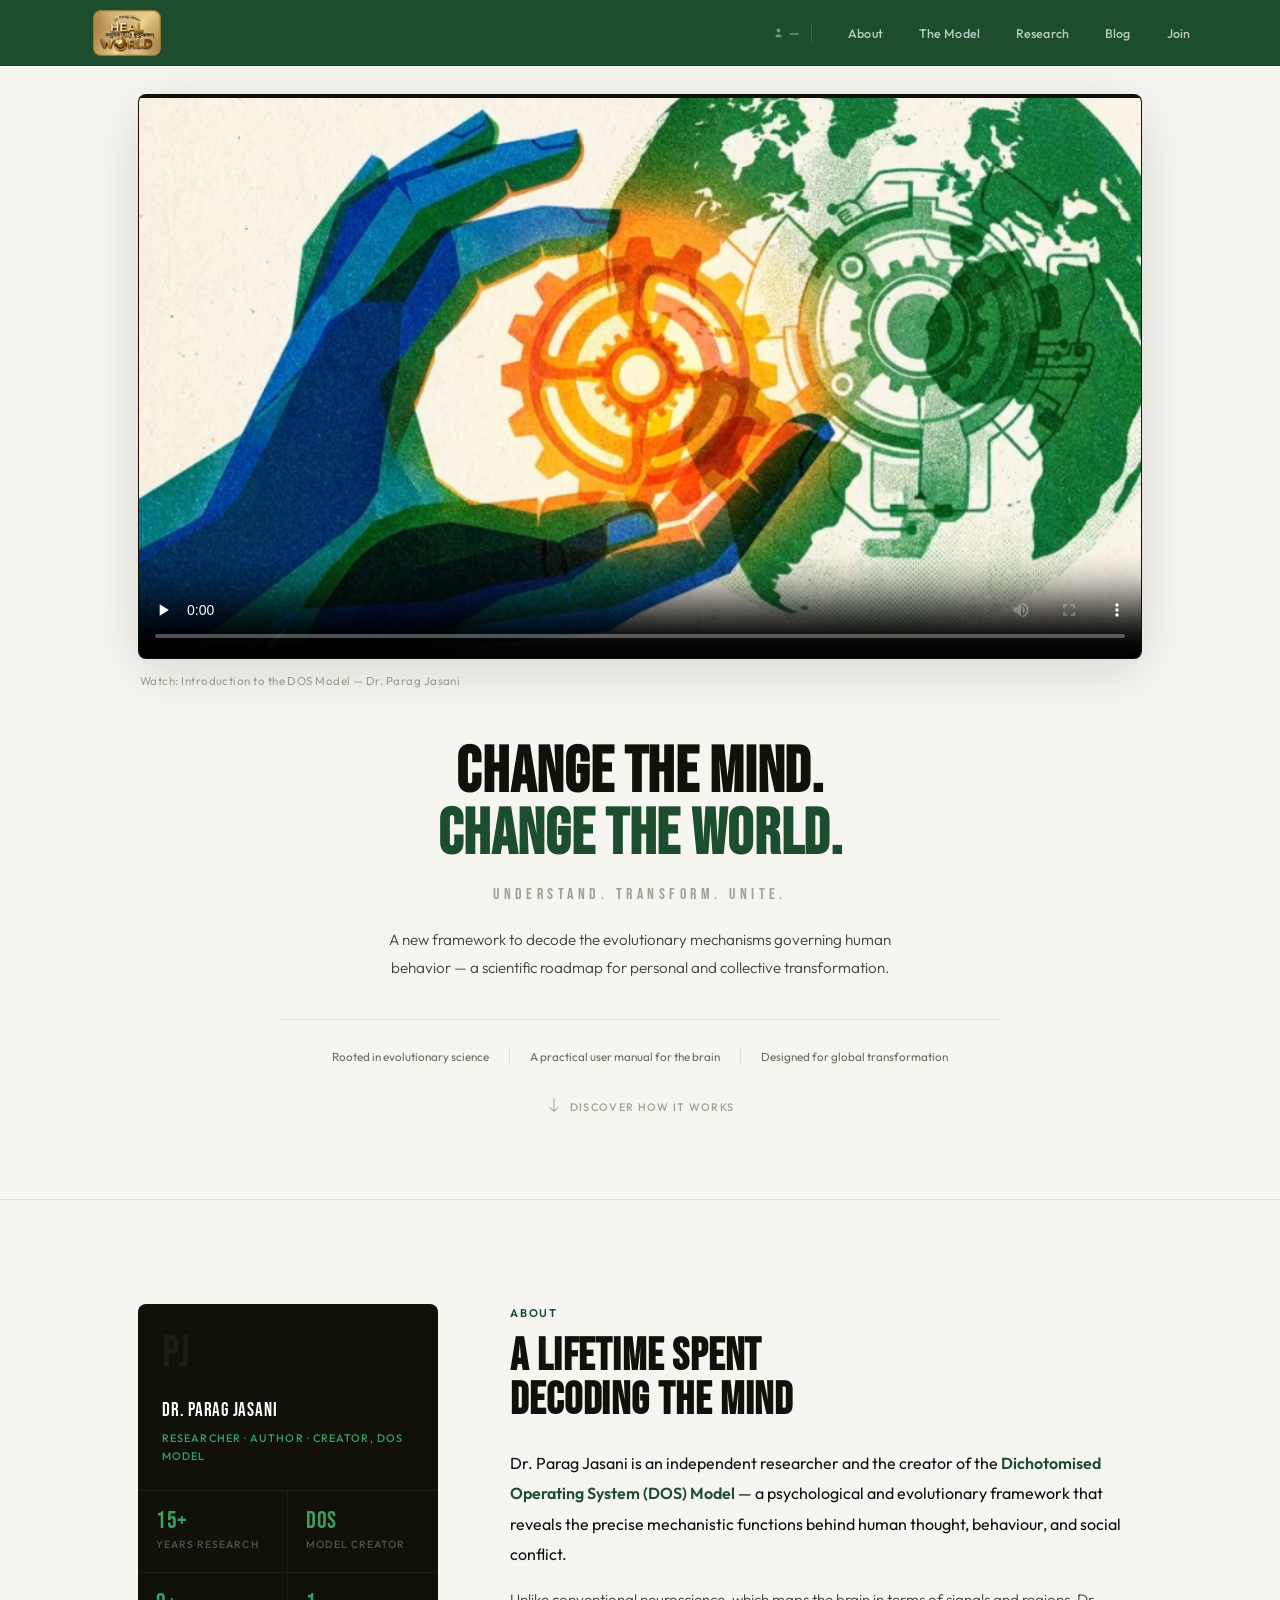
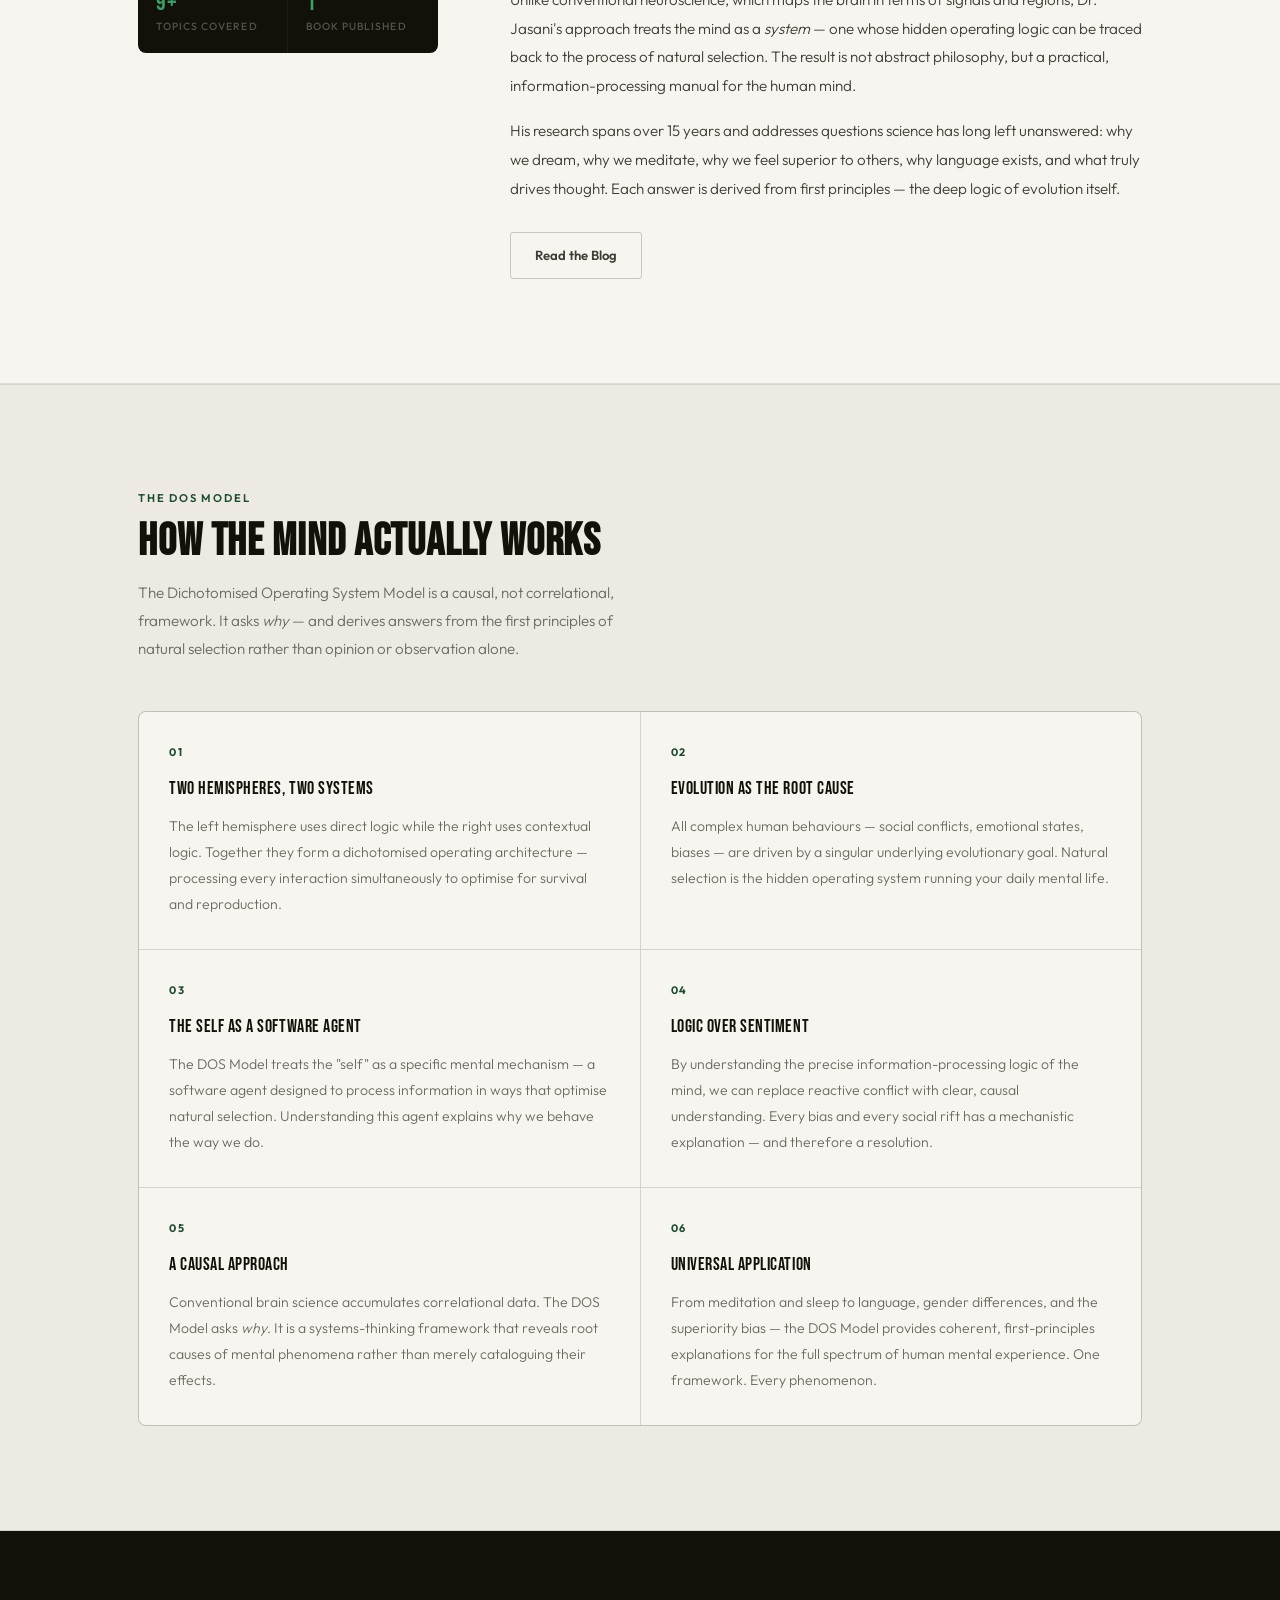
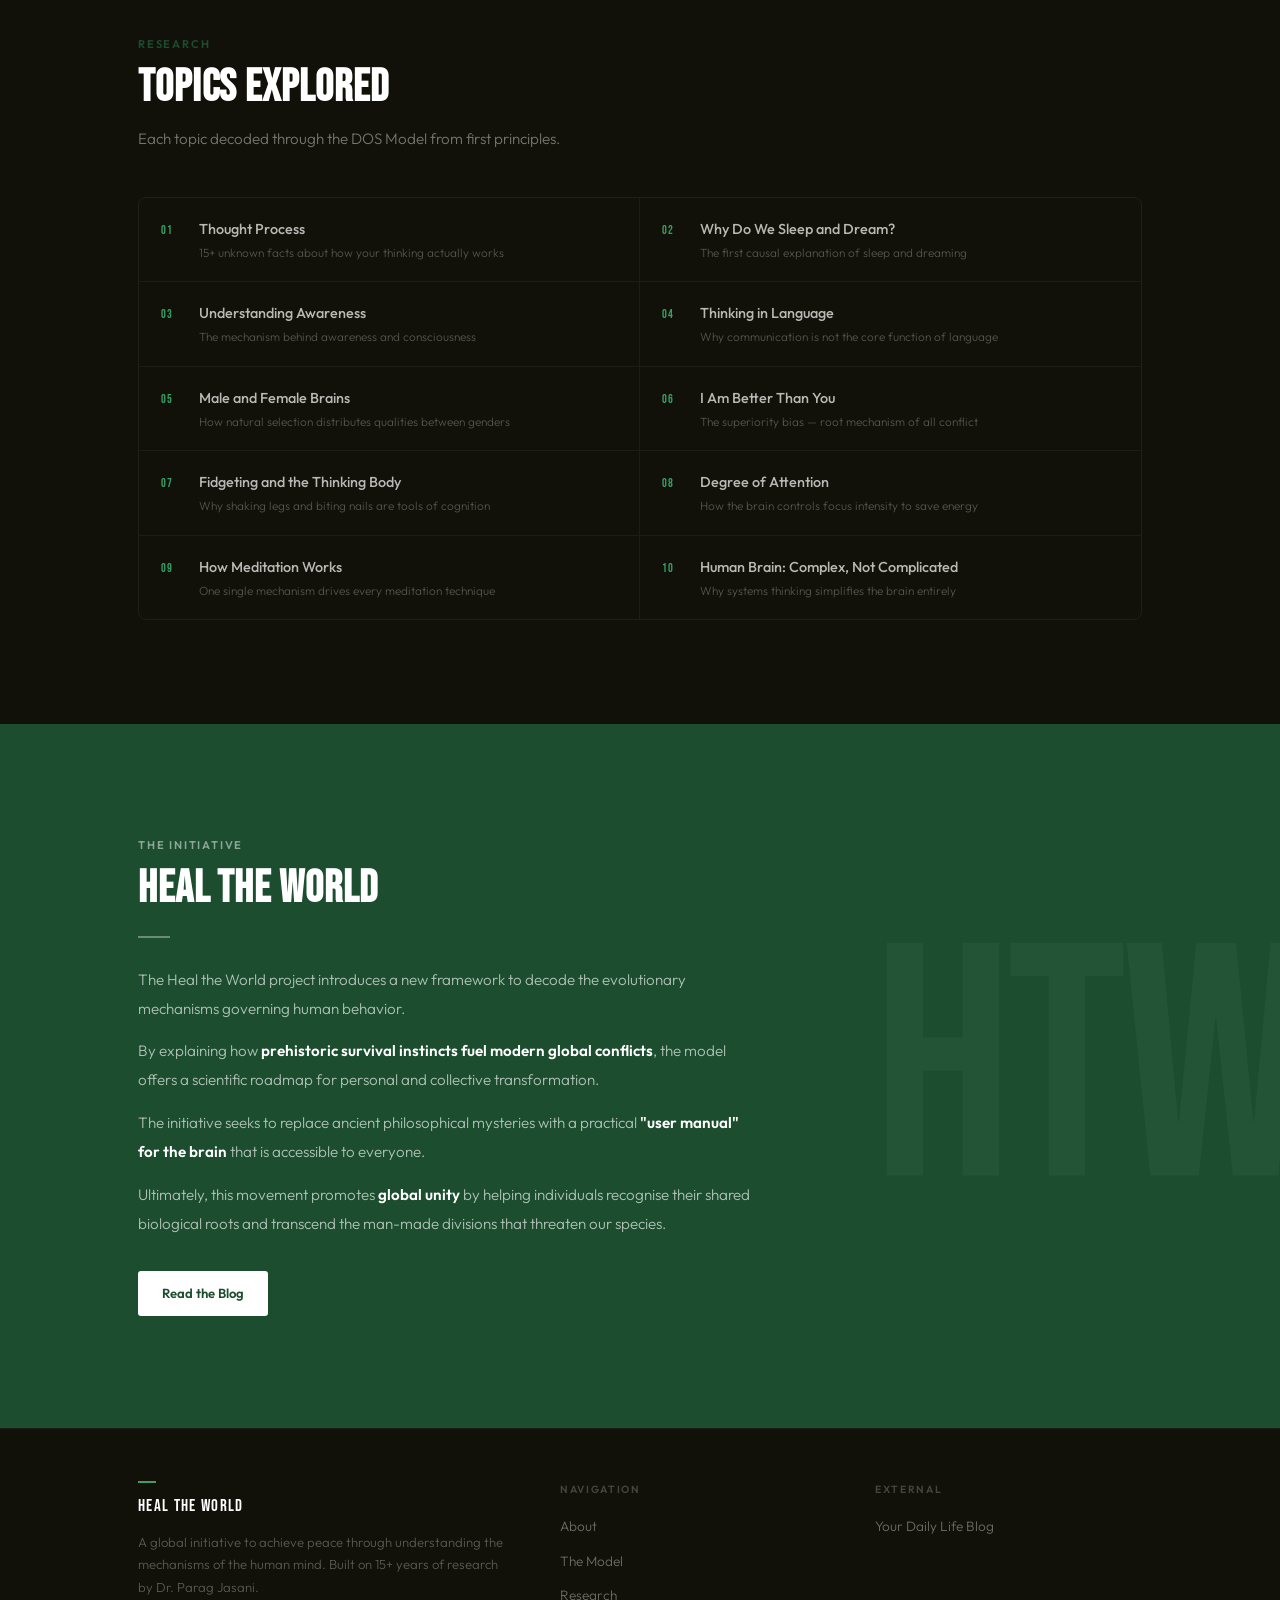
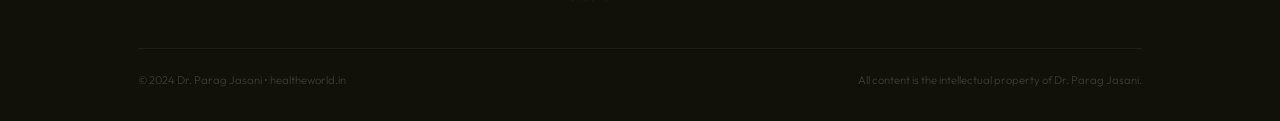
<file: index.html>
<!DOCTYPE html>
<html lang="en">
<head>
  <meta charset="UTF-8" />
  <meta name="viewport" content="width=device-width, initial-scale=1.0" />
  <title>Heal The World — Change the Mind. Change the World. | Dr. Parag Jasani</title>
  <meta name="description" content="The Heal the World project introduces a new framework to decode the evolutionary mechanisms governing human behavior — a scientific roadmap for personal and collective transformation." />
  <meta name="keywords" content="Parag Jasani, DOS Model, Dichotomised Operating System, human mind, natural selection, consciousness, heal the world, mechanisms of the mind, evolutionary psychology, global unity, world peace" />
  <meta name="author" content="Dr. Parag Jasani" />
  <link rel="canonical" href="https://healtheworld.in/" />
  <meta property="og:type"        content="website" />
  <meta property="og:title"       content="Heal The World — Change the Mind. Change the World." />
  <meta property="og:description" content="A new framework to decode the evolutionary mechanisms governing human behavior. A scientific roadmap for personal and collective transformation." />
  <meta property="og:url"         content="https://healtheworld.in/" />
  <meta property="og:site_name"   content="Heal The World" />
  <meta property="og:locale"      content="en_IN" />
  <meta name="twitter:card"        content="summary_large_image" />
  <meta name="twitter:title"       content="Heal The World — Change the Mind. Change the World." />
  <meta name="twitter:description" content="Decoding evolutionary mechanisms governing human behavior. A global initiative for peace." />
  <script type="application/ld+json">
  {
    "@context": "https://schema.org",
    "@graph": [
      {
        "@type": "Person",
        "@id": "https://healtheworld.in/#parag-jasani",
        "name": "Parag Jasani",
        "honorificPrefix": "Dr.",
        "jobTitle": "Researcher, Author",
        "description": "Creator of the Dichotomised Operating System (DOS) Model.",
        "url": "https://healtheworld.in/",
        "sameAs": ["https://www.yourdailylife.blog/"],
        "knowsAbout": ["Evolutionary Psychology","Cognitive Science","Natural Selection","Human Behaviour","Consciousness","Meditation","Neuroscience"]
      },
      {
        "@type": "Book",
        "name": "Mechanisms of the Mind",
        "author": { "@id": "https://healtheworld.in/#parag-jasani" }
      },
      {
        "@type": "WebSite",
        "url": "https://healtheworld.in/",
        "name": "Heal The World",
        "publisher": { "@id": "https://healtheworld.in/#parag-jasani" }
      }
    ]
  }
  </script>
  <link rel="icon" type="image/png" href="images/logo.png" />
  <link rel="stylesheet" href="styles.css" />
</head>
<body>

<!-- ════════════════════════════════════════
     NAVIGATION
════════════════════════════════════════ -->
<nav class="nav" role="navigation" aria-label="Main navigation">
  <div class="nav__inner">
    <a href="index.html" class="nav__logo">
      <img src="images/logo.png" alt="Heal The World" class="nav__logo-img" />
    </a>
    <ul class="nav__links" role="list">
      <li class="nav__visitors" aria-label="Visitor count">
        <svg width="11" height="11" viewBox="0 0 16 16" fill="currentColor" aria-hidden="true" style="opacity:0.7"><path d="M8 8a3 3 0 100-6 3 3 0 000 6zm4.5 7a4.5 4.5 0 10-9 0h9z"/></svg>
        <span id="visitor-count">—</span>
      </li>
      <li><a href="#about"    class="nav__link">About</a></li>
      <li><a href="#model"    class="nav__link">The Model</a></li>
      <li><a href="#research" class="nav__link">Research</a></li>
      <li><a href="https://www.yourdailylife.blog/" target="_blank" rel="noopener" class="nav__link">Blog</a></li>
      <li><a href="join.html" class="nav__link">Join</a></li>
    </ul>
  </div>
</nav>


<!-- ════════════════════════════════════════
     HERO — light background
════════════════════════════════════════ -->
<section class="hero" aria-labelledby="hero-h1">
  <div class="container">
    <div class="hero__grid">

      <!-- Top: video — centre stage -->
      <div class="hero__video-wrap fade-up" aria-label="Introduction video">
        <div class="hero__video-frame">
          <video
            id="hero-video"
            controls
            preload="none"
            playsinline
            poster="thumbnails/thumb1.png"
            aria-label="Introduction to Heal The World and the DOS Model"
          >
            <source src="https://media.healtheworld.in/StoneAgeOS.mp4" type="video/mp4" id="hero-video-src" />
            Your browser does not support HTML5 video.
          </video>
        </div>
        <p class="hero__video-caption">Watch: Introduction to the DOS Model &mdash; Dr. Parag Jasani</p>
      </div>

      <!-- Bottom: text centred -->
      <div class="hero__text">
        <h1 id="hero-h1" class="hero__h1 fade-up">
          Change the Mind.<br/>
          <em>Change the World.</em>
        </h1>

        <p class="hero__tagline fade-up">Understand. Transform. Unite.</p>

        <p class="hero__support fade-up">
          A new framework to decode the evolutionary mechanisms governing human
          behavior — a scientific roadmap for personal and collective transformation.
        </p>

        <div class="hero__trust fade-up" role="list">
          <div class="hero__trust-item" role="listitem">Rooted in evolutionary science</div>
          <div class="hero__trust-item" role="listitem">A practical user manual for the brain</div>
          <div class="hero__trust-item" role="listitem">Designed for global transformation</div>
        </div>

        <a href="#about" class="hero__scroll fade-up" aria-label="Scroll down">
          <span class="hero__scroll-icon">
            <svg width="16" height="16" viewBox="0 0 16 16" fill="currentColor" aria-hidden="true">
              <path d="M8 1a.5.5 0 01.5.5v11.793l3.146-3.147a.5.5 0 01.708.708l-4 4a.5.5 0 01-.708 0l-4-4a.5.5 0 01.708-.708L7.5 13.293V1.5A.5.5 0 018 1z"/>
            </svg>
          </span>
          Discover how it works
        </a>
      </div>

    </div>
  </div>
</section>


<!-- ════════════════════════════════════════
     ABOUT
════════════════════════════════════════ -->
<section class="about" id="about" aria-labelledby="about-h2">
  <div class="container">
    <div class="about__grid">

      <div class="about__left reveal">
        <div class="about__panel">
          <div class="about__panel-top">
            <div class="about__panel-initials">PJ</div>
            <div class="about__panel-name">Dr. Parag Jasani</div>
            <div class="about__panel-role">Researcher · Author · Creator, DOS Model</div>
          </div>
          <div class="about__panel-stats">
            <div class="about__stat">
              <div class="about__stat-n">15+</div>
              <div class="about__stat-l">Years Research</div>
            </div>
            <div class="about__stat">
              <div class="about__stat-n">DOS</div>
              <div class="about__stat-l">Model Creator</div>
            </div>
            <div class="about__stat">
              <div class="about__stat-n">9+</div>
              <div class="about__stat-l">Topics Covered</div>
            </div>
            <div class="about__stat">
              <div class="about__stat-n">1</div>
              <div class="about__stat-l">Book Published</div>
            </div>
          </div>
        </div>
      </div>

      <div class="about__content">
        <div class="reveal">
          <div class="s-eyebrow">About</div>
          <h2 id="about-h2" class="s-title">A lifetime spent<br/>decoding the mind</h2>
        </div>
        <div class="about__body">
          <p class="reveal">
            Dr. Parag Jasani is an independent researcher and the creator of the
            <strong>Dichotomised Operating System (DOS) Model</strong> — a psychological and
            evolutionary framework that reveals the precise mechanistic functions behind
            human thought, behaviour, and social conflict.
          </p>
          <p class="reveal">
            Unlike conventional neuroscience, which maps the brain in terms of signals
            and regions, Dr. Jasani's approach treats the mind as a <em>system</em> — one
            whose hidden operating logic can be traced back to the process of natural
            selection. The result is not abstract philosophy, but a practical,
            information-processing manual for the human mind.
          </p>
          <p class="reveal">
            His research spans over 15 years and addresses questions science has long
            left unanswered: why we dream, why we meditate, why we feel superior to
            others, why language exists, and what truly drives thought. Each answer is
            derived from first principles — the deep logic of evolution itself.
          </p>
          <div class="about__actions reveal">
            <a href="https://www.yourdailylife.blog/" target="_blank" rel="noopener" class="btn btn--dark-outline">Read the Blog</a>
          </div>
        </div>
      </div>

    </div>
  </div>
</section>


<!-- ════════════════════════════════════════
     THE MODEL
════════════════════════════════════════ -->
<section class="model" id="model" aria-labelledby="model-h2">
  <div class="container">
    <div class="model__intro reveal">
      <div class="s-eyebrow">The DOS Model</div>
      <h2 id="model-h2" class="s-title">How the mind actually works</h2>
      <p class="s-body">
        The Dichotomised Operating System Model is a causal, not correlational, framework.
        It asks <em>why</em> — and derives answers from the first principles of natural
        selection rather than opinion or observation alone.
      </p>
    </div>

    <div class="model__list">
      <div class="model__item reveal">
        <div class="model__item-n">01</div>
        <div class="model__item-title">Two Hemispheres, Two Systems</div>
        <p class="model__item-body">The left hemisphere uses direct logic while the right uses contextual logic. Together they form a dichotomised operating architecture — processing every interaction simultaneously to optimise for survival and reproduction.</p>
      </div>
      <div class="model__item reveal">
        <div class="model__item-n">02</div>
        <div class="model__item-title">Evolution as the Root Cause</div>
        <p class="model__item-body">All complex human behaviours — social conflicts, emotional states, biases — are driven by a singular underlying evolutionary goal. Natural selection is the hidden operating system running your daily mental life.</p>
      </div>
      <div class="model__item reveal">
        <div class="model__item-n">03</div>
        <div class="model__item-title">The Self as a Software Agent</div>
        <p class="model__item-body">The DOS Model treats the "self" as a specific mental mechanism — a software agent designed to process information in ways that optimise natural selection. Understanding this agent explains why we behave the way we do.</p>
      </div>
      <div class="model__item reveal">
        <div class="model__item-n">04</div>
        <div class="model__item-title">Logic Over Sentiment</div>
        <p class="model__item-body">By understanding the precise information-processing logic of the mind, we can replace reactive conflict with clear, causal understanding. Every bias and every social rift has a mechanistic explanation — and therefore a resolution.</p>
      </div>
      <div class="model__item reveal">
        <div class="model__item-n">05</div>
        <div class="model__item-title">A Causal Approach</div>
        <p class="model__item-body">Conventional brain science accumulates correlational data. The DOS Model asks <em>why</em>. It is a systems-thinking framework that reveals root causes of mental phenomena rather than merely cataloguing their effects.</p>
      </div>
      <div class="model__item reveal">
        <div class="model__item-n">06</div>
        <div class="model__item-title">Universal Application</div>
        <p class="model__item-body">From meditation and sleep to language, gender differences, and the superiority bias — the DOS Model provides coherent, first-principles explanations for the full spectrum of human mental experience. One framework. Every phenomenon.</p>
      </div>
    </div>
  </div>
</section>


<!-- ════════════════════════════════════════
     RESEARCH TOPICS
════════════════════════════════════════ -->
<section class="topics" id="research" aria-labelledby="topics-h2">
  <div class="container">
    <div class="topics__head">
      <div class="reveal">
        <div class="s-eyebrow">Research</div>
        <h2 id="topics-h2" class="s-title s-title--white">Topics explored</h2>
        <p class="s-body s-body--white">Each topic decoded through the DOS Model from first principles.</p>
      </div>
    </div>
    <ul class="topics__list" role="list">
      <li class="topic-item reveal"><span class="topic-item__n">01</span><div><div class="topic-item__title">Thought Process</div><div class="topic-item__sub">15+ unknown facts about how your thinking actually works</div></div></li>
      <li class="topic-item reveal"><span class="topic-item__n">02</span><div><div class="topic-item__title">Why Do We Sleep and Dream?</div><div class="topic-item__sub">The first causal explanation of sleep and dreaming</div></div></li>
      <li class="topic-item reveal"><span class="topic-item__n">03</span><div><div class="topic-item__title">Understanding Awareness</div><div class="topic-item__sub">The mechanism behind awareness and consciousness</div></div></li>
      <li class="topic-item reveal"><span class="topic-item__n">04</span><div><div class="topic-item__title">Thinking in Language</div><div class="topic-item__sub">Why communication is not the core function of language</div></div></li>
      <li class="topic-item reveal"><span class="topic-item__n">05</span><div><div class="topic-item__title">Male and Female Brains</div><div class="topic-item__sub">How natural selection distributes qualities between genders</div></div></li>
      <li class="topic-item reveal"><span class="topic-item__n">06</span><div><div class="topic-item__title">I Am Better Than You</div><div class="topic-item__sub">The superiority bias — root mechanism of all conflict</div></div></li>
      <li class="topic-item reveal"><span class="topic-item__n">07</span><div><div class="topic-item__title">Fidgeting and the Thinking Body</div><div class="topic-item__sub">Why shaking legs and biting nails are tools of cognition</div></div></li>
      <li class="topic-item reveal"><span class="topic-item__n">08</span><div><div class="topic-item__title">Degree of Attention</div><div class="topic-item__sub">How the brain controls focus intensity to save energy</div></div></li>
      <li class="topic-item reveal"><span class="topic-item__n">09</span><div><div class="topic-item__title">How Meditation Works</div><div class="topic-item__sub">One single mechanism drives every meditation technique</div></div></li>
      <li class="topic-item reveal"><span class="topic-item__n">10</span><div><div class="topic-item__title">Human Brain: Complex, Not Complicated</div><div class="topic-item__sub">Why systems thinking simplifies the brain entirely</div></div></li>
    </ul>
  </div>
</section>


<!-- ════════════════════════════════════════
     HEAL THE WORLD
════════════════════════════════════════ -->
<section class="heal" id="initiative" aria-labelledby="heal-h2">
  <div class="container">
    <div class="heal__inner">
      <div class="reveal">
        <div class="s-eyebrow">The Initiative</div>
        <h2 id="heal-h2" class="s-title">Heal The World</h2>
      </div>

      <div class="heal__rule reveal"></div>

      <p class="heal__body reveal">
        The Heal the World project introduces a new framework to decode the evolutionary
        mechanisms governing human behavior.
      </p>
      <p class="heal__body reveal">
        By explaining how <strong>prehistoric survival instincts fuel modern global conflicts</strong>,
        the model offers a scientific roadmap for personal and collective transformation.
      </p>
      <p class="heal__body reveal">
        The initiative seeks to replace ancient philosophical mysteries with a practical
        <strong>"user manual" for the brain</strong> that is accessible to everyone.
      </p>
      <p class="heal__body reveal">
        Ultimately, this movement promotes <strong>global unity</strong> by helping individuals
        recognise their shared biological roots and transcend the man-made divisions
        that threaten our species.
      </p>

      <div class="heal__actions reveal">
        <a href="https://www.yourdailylife.blog/" target="_blank" rel="noopener" class="btn btn--dark-outline">Read the Blog</a>
      </div>
    </div>
  </div>
</section>


<!-- ════════════════════════════════════════
     FOOTER
════════════════════════════════════════ -->
<footer class="footer" role="contentinfo">
  <div class="container">
    <div class="footer__top">
      <div>
        <span class="footer__brand-line"></span>
        <div class="footer__brand">Heal The World</div>
        <p class="footer__tagline">
          A global initiative to achieve peace through understanding the mechanisms
          of the human mind. Built on 15+ years of research by Dr. Parag Jasani.
        </p>
      </div>
      <div>
        <div class="footer__col-label">Navigation</div>
        <ul class="footer__links" role="list">
          <li><a href="#about"    class="footer__link">About</a></li>
          <li><a href="#model"    class="footer__link">The Model</a></li>
          <li><a href="#research" class="footer__link">Research</a></li>
        </ul>
      </div>
      <div>
        <div class="footer__col-label">External</div>
        <ul class="footer__links" role="list">
          <li><a href="https://www.yourdailylife.blog/" target="_blank" rel="noopener" class="footer__link">Your Daily Life Blog</a></li>
        </ul>
      </div>
    </div>
    <div class="footer__bottom">
      <p class="footer__copy">&copy; 2024 Dr. Parag Jasani &bull; healtheworld.in</p>
      <p class="footer__copy">All content is the intellectual property of Dr. Parag Jasani.</p>
    </div>
  </div>
</footer>

<script src="main.js"></script>
<script>
  fetch('https://htw-visitor-counter.vihaanimproves.workers.dev/', { credentials: 'include' })
    .then(function(r) { return r.json(); })
    .then(function(data) {
      var el = document.getElementById('visitor-count');
      if (el) el.textContent = data.count.toLocaleString();
    })
    .catch(function() {});
</script>
</body>
</html>
</file>
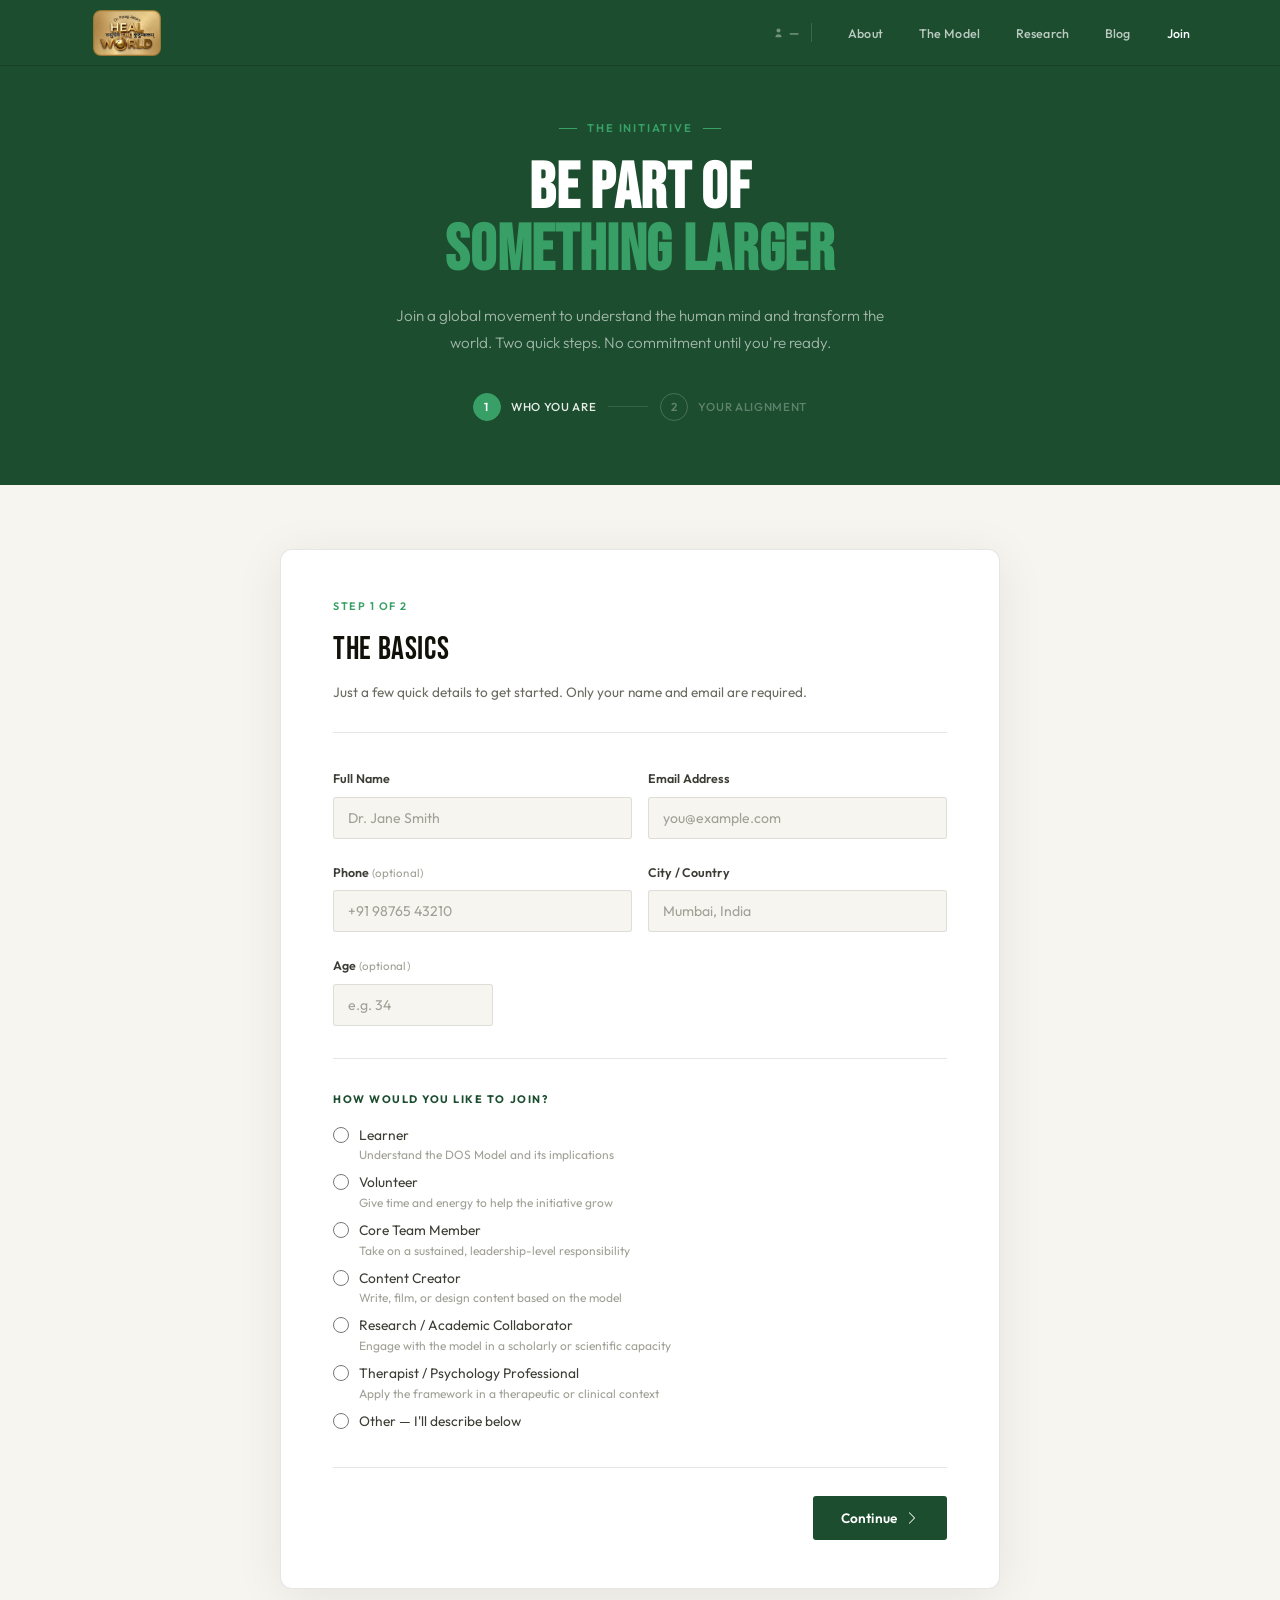
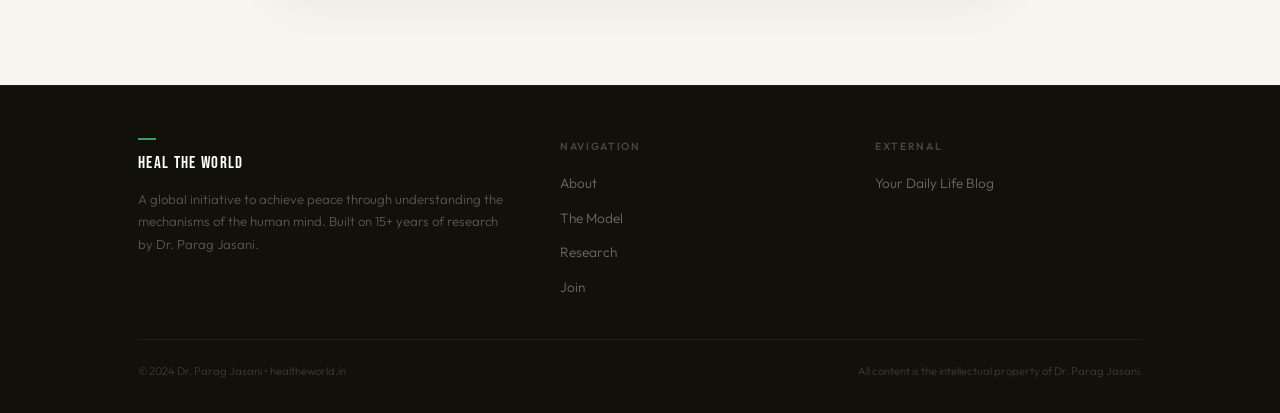
<file: join.html>
<!DOCTYPE html>
<html lang="en">
<head>
  <meta charset="UTF-8" />
  <meta name="viewport" content="width=device-width, initial-scale=1.0" />
  <title>Join the Initiative — Heal The World | Dr. Parag Jasani</title>
  <meta name="description" content="Join the Heal the World initiative. Be part of a global movement to understand the human mind and transform the world through science." />
  <meta name="author" content="Dr. Parag Jasani" />
  <link rel="canonical" href="https://healtheworld.in/join.html" />
  <link rel="icon" type="image/png" href="images/logo.png" />
  <link rel="stylesheet" href="styles.css" />
  <style>
    /* ── JOIN PAGE SPECIFIC ─────────────────────────────── */

    .join-hero {
      background: var(--green);
      padding: 110px 0 64px;
      text-align: center;
    }

    .join-hero__eyebrow {
      display: inline-flex;
      align-items: center;
      gap: 10px;
      font-family: var(--font-b);
      font-size: 0.7rem;
      font-weight: 600;
      letter-spacing: 0.16em;
      text-transform: uppercase;
      color: var(--green-bright);
      margin-bottom: 20px;
    }

    .join-hero__eyebrow span {
      display: block;
      width: 18px;
      height: 1px;
      background: var(--green-bright);
    }

    .join-hero__h1 {
      font-family: var(--font-d);
      font-size: clamp(2.8rem, 5vw, 5rem);
      line-height: 0.97;
      color: var(--white);
      margin-bottom: 20px;
      letter-spacing: 0.01em;
    }

    .join-hero__h1 em {
      font-style: normal;
      color: var(--green-bright);
    }

    .join-hero__sub {
      font-size: 0.95rem;
      font-weight: 300;
      color: rgba(255,255,255,0.6);
      max-width: 520px;
      margin: 0 auto 36px;
      line-height: 1.8;
    }

    /* Step indicator */
    .step-indicator {
      display: flex;
      align-items: center;
      justify-content: center;
      gap: 0;
      margin-bottom: 0;
    }

    .step-indicator__item {
      display: flex;
      align-items: center;
      gap: 10px;
      font-family: var(--font-b);
      font-size: 0.72rem;
      font-weight: 500;
      color: rgba(255,255,255,0.3);
      letter-spacing: 0.06em;
      text-transform: uppercase;
    }

    .step-indicator__num {
      width: 28px;
      height: 28px;
      border-radius: 50%;
      border: 1px solid rgba(255,255,255,0.2);
      display: flex;
      align-items: center;
      justify-content: center;
      font-size: 0.72rem;
      font-weight: 600;
      transition: all var(--t);
    }

    .step-indicator__item.active {
      color: rgba(255,255,255,0.9);
    }

    .step-indicator__item.active .step-indicator__num {
      background: var(--green-bright);
      border-color: var(--green-bright);
      color: var(--white);
    }

    .step-indicator__item.done .step-indicator__num {
      background: rgba(56,160,102,0.3);
      border-color: var(--green-bright);
      color: var(--green-bright);
    }

    .step-indicator__sep {
      width: 40px;
      height: 1px;
      background: rgba(255,255,255,0.12);
      margin: 0 12px;
    }

    /* ── FORM SECTION ───────────────────────────────────── */
    .join-main {
      padding: 64px 0 96px;
    }

    .join-card {
      max-width: 720px;
      margin: 0 auto;
      background: var(--white);
      border-radius: 12px;
      border: 1px solid var(--border);
      box-shadow: 0 8px 48px rgba(17,17,9,0.08);
      overflow: hidden;
    }

    .join-card__step {
      display: none;
      padding: 48px 52px;
    }

    .join-card__step.active {
      display: block;
    }

    .join-card__step-head {
      margin-bottom: 36px;
      padding-bottom: 28px;
      border-bottom: 1px solid var(--border);
    }

    .join-card__step-label {
      font-family: var(--font-b);
      font-size: 0.68rem;
      font-weight: 600;
      letter-spacing: 0.14em;
      text-transform: uppercase;
      color: var(--green-bright);
      margin-bottom: 8px;
    }

    .join-card__step-title {
      font-family: var(--font-d);
      font-size: 2rem;
      letter-spacing: 0.02em;
      color: var(--text);
      margin-bottom: 6px;
    }

    .join-card__step-sub {
      font-size: 0.85rem;
      color: var(--text-muted);
      line-height: 1.6;
    }

    /* ── FORM FIELDS ────────────────────────────────────── */
    .f-group {
      margin-bottom: 24px;
    }

    .f-group--half {
      display: grid;
      grid-template-columns: 1fr 1fr;
      gap: 16px;
    }

    .f-label {
      display: block;
      font-family: var(--font-b);
      font-size: 0.78rem;
      font-weight: 600;
      color: var(--text-2);
      margin-bottom: 7px;
      letter-spacing: 0.01em;
    }

    .f-label span {
      font-weight: 400;
      color: var(--text-dim);
      font-size: 0.72rem;
    }

    .f-input,
    .f-select,
    .f-textarea {
      width: 100%;
      background: var(--bg);
      border: 1px solid var(--border);
      border-radius: var(--r);
      padding: 11px 14px;
      font-family: var(--font-b);
      font-size: 0.88rem;
      color: var(--text);
      transition: border-color var(--t), box-shadow var(--t);
      outline: none;
      -webkit-appearance: none;
      appearance: none;
    }

    .f-select {
      background-image: url("data:image/svg+xml,%3Csvg xmlns='http://www.w3.org/2000/svg' width='12' height='12' viewBox='0 0 16 16'%3E%3Cpath fill='%236B6B61' d='M7.247 11.14L2.451 5.658C1.885 5.013 2.345 4 3.204 4h9.592a1 1 0 01.753 1.659l-4.796 5.48a1 1 0 01-1.506 0z'/%3E%3C/svg%3E");
      background-repeat: no-repeat;
      background-position: right 14px center;
      padding-right: 36px;
      cursor: pointer;
    }

    .f-textarea {
      resize: vertical;
      min-height: 100px;
      line-height: 1.65;
    }

    .f-input:focus,
    .f-select:focus,
    .f-textarea:focus {
      border-color: var(--green-bright);
      box-shadow: 0 0 0 3px rgba(56,160,102,0.1);
    }

    .f-input::placeholder,
    .f-textarea::placeholder { color: var(--text-dim); }

    /* Radio + Checkbox groups */
    .f-options {
      display: flex;
      flex-direction: column;
      gap: 8px;
    }

    .f-options--wrap {
      flex-direction: row;
      flex-wrap: wrap;
      gap: 8px;
    }

    .f-option {
      display: flex;
      align-items: flex-start;
      gap: 10px;
      cursor: pointer;
    }

    .f-option input[type="radio"],
    .f-option input[type="checkbox"] {
      width: 16px;
      height: 16px;
      flex-shrink: 0;
      margin-top: 2px;
      accent-color: var(--green);
      cursor: pointer;
    }

    .f-option__label {
      font-size: 0.86rem;
      color: var(--text-2);
      line-height: 1.5;
    }

    .f-option__label small {
      display: block;
      font-size: 0.75rem;
      color: var(--text-dim);
      margin-top: 1px;
    }

    /* Chip-style checkboxes for skills */
    .f-chips {
      display: flex;
      flex-wrap: wrap;
      gap: 8px;
    }

    .f-chip {
      position: relative;
    }

    .f-chip input[type="checkbox"] {
      position: absolute;
      opacity: 0;
      width: 0;
      height: 0;
    }

    .f-chip__label {
      display: inline-block;
      padding: 7px 14px;
      border: 1px solid var(--border);
      border-radius: 20px;
      font-size: 0.78rem;
      font-weight: 500;
      color: var(--text-muted);
      cursor: pointer;
      transition: all var(--t);
      user-select: none;
    }

    .f-chip input:checked + .f-chip__label {
      background: var(--green);
      border-color: var(--green);
      color: var(--white);
    }

    .f-chip__label:hover {
      border-color: var(--green-bright);
      color: var(--green);
    }

    .f-chip input:checked + .f-chip__label:hover {
      background: var(--green-mid);
      border-color: var(--green-mid);
      color: var(--white);
    }

    /* Divider */
    .f-divider {
      border: none;
      border-top: 1px solid var(--border);
      margin: 32px 0;
    }

    .f-section-label {
      font-family: var(--font-b);
      font-size: 0.68rem;
      font-weight: 700;
      letter-spacing: 0.14em;
      text-transform: uppercase;
      color: var(--green);
      margin-bottom: 16px;
    }

    /* Commitment box */
    .f-commitment {
      background: var(--green-tint);
      border: 1px solid var(--border-green);
      border-radius: var(--rl);
      padding: 20px 24px;
      display: flex;
      flex-direction: column;
      gap: 10px;
    }

    /* ── NAVIGATION BUTTONS ─────────────────────────────── */
    .join-card__foot {
      display: flex;
      align-items: center;
      justify-content: space-between;
      margin-top: 36px;
      padding-top: 28px;
      border-top: 1px solid var(--border);
    }

    .join-card__foot--right {
      justify-content: flex-end;
    }

    .btn-back {
      display: inline-flex;
      align-items: center;
      gap: 6px;
      font-family: var(--font-b);
      font-size: 0.82rem;
      font-weight: 500;
      color: var(--text-muted);
      background: none;
      border: none;
      cursor: pointer;
      padding: 0;
      transition: color var(--t);
    }

    .btn-back:hover { color: var(--text); }

    .btn-next,
    .btn-submit {
      display: inline-flex;
      align-items: center;
      gap: 8px;
      font-family: var(--font-b);
      font-size: 0.85rem;
      font-weight: 600;
      color: var(--white);
      background: var(--green);
      border: none;
      border-radius: var(--r);
      padding: 13px 28px;
      cursor: pointer;
      transition: all var(--t);
      letter-spacing: 0.01em;
    }

    .btn-next:hover,
    .btn-submit:hover {
      background: var(--green-mid);
      transform: translateY(-1px);
    }

    .btn-submit:disabled {
      opacity: 0.6;
      cursor: not-allowed;
      transform: none;
    }

    /* ── SUCCESS STATE ──────────────────────────────────── */
    .join-success {
      display: none;
      text-align: center;
      padding: 72px 52px;
    }

    .join-success.active {
      display: block;
    }

    .join-success__icon {
      width: 64px;
      height: 64px;
      border-radius: 50%;
      background: var(--green-pale);
      display: flex;
      align-items: center;
      justify-content: center;
      margin: 0 auto 24px;
      color: var(--green);
    }

    .join-success__title {
      font-family: var(--font-d);
      font-size: 2.4rem;
      color: var(--text);
      margin-bottom: 12px;
      letter-spacing: 0.02em;
    }

    .join-success__body {
      font-size: 0.92rem;
      color: var(--text-muted);
      max-width: 400px;
      margin: 0 auto 32px;
      line-height: 1.75;
    }

    /* ── ERROR MESSAGE ──────────────────────────────────── */
    .f-error {
      display: none;
      font-size: 0.78rem;
      color: #b91c1c;
      margin-top: 5px;
    }

    .f-error.visible { display: block; }

    .f-input.invalid,
    .f-textarea.invalid,
    .f-select.invalid {
      border-color: #b91c1c;
    }

    /* ── RESPONSIVE ─────────────────────────────────────── */
    @media (max-width: 760px) {
      .join-card__step { padding: 32px 24px; }
      .join-success     { padding: 48px 24px; }
      .f-group--half    { grid-template-columns: 1fr; }
      .step-indicator__sep { width: 20px; margin: 0 6px; }
    }

    @media (max-width: 500px) {
      .step-indicator__item span:last-child { display: none; }
    }
  </style>
</head>
<body>

<!-- ════════════════════════════════════════
     NAVIGATION
════════════════════════════════════════ -->
<nav class="nav" role="navigation" aria-label="Main navigation">
  <div class="nav__inner">
    <a href="index.html" class="nav__logo">
      <img src="images/logo.png" alt="Heal The World" class="nav__logo-img" />
    </a>
    <ul class="nav__links" role="list">
      <li class="nav__visitors" aria-label="Visitor count">
        <svg width="11" height="11" viewBox="0 0 16 16" fill="currentColor" aria-hidden="true" style="opacity:0.7"><path d="M8 8a3 3 0 100-6 3 3 0 000 6zm4.5 7a4.5 4.5 0 10-9 0h9z"/></svg>
        <span id="visitor-count">—</span>
      </li>
      <li><a href="index.html#about"    class="nav__link">About</a></li>
      <li><a href="index.html#model"    class="nav__link">The Model</a></li>
      <li><a href="index.html#research" class="nav__link">Research</a></li>
      <li><a href="https://www.yourdailylife.blog/" target="_blank" rel="noopener" class="nav__link">Blog</a></li>
      <li><a href="join.html" class="nav__link active">Join</a></li>
    </ul>
  </div>
</nav>

<!-- ════════════════════════════════════════
     HERO
════════════════════════════════════════ -->
<header class="join-hero">
  <div class="container">
    <div class="join-hero__eyebrow">
      <span></span>
      The Initiative
      <span></span>
    </div>
    <h1 class="join-hero__h1">
      Be Part of<br/><em>Something Larger</em>
    </h1>
    <p class="join-hero__sub">
      Join a global movement to understand the human mind and transform the world.
      Two quick steps. No commitment until you're ready.
    </p>

    <div class="step-indicator" id="step-indicator" aria-label="Form progress">
      <div class="step-indicator__item active" id="ind-1">
        <div class="step-indicator__num">1</div>
        <span>Who You Are</span>
      </div>
      <div class="step-indicator__sep" aria-hidden="true"></div>
      <div class="step-indicator__item" id="ind-2">
        <div class="step-indicator__num">2</div>
        <span>Your Alignment</span>
      </div>
    </div>
  </div>
</header>

<!-- ════════════════════════════════════════
     FORM
════════════════════════════════════════ -->
<main class="join-main">
  <div class="container">
    <div class="join-card">

      <!-- ── STEP 1 ─────────────────────────────────────── -->
      <div class="join-card__step active" id="step-1" aria-label="Step 1 of 2">

        <div class="join-card__step-head">
          <div class="join-card__step-label">Step 1 of 2</div>
          <div class="join-card__step-title">The Basics</div>
          <p class="join-card__step-sub">Just a few quick details to get started. Only your name and email are required.</p>
        </div>

        <!-- Name -->
        <div class="f-group f-group--half">
          <div>
            <label class="f-label" for="f-name">Full Name</label>
            <input class="f-input" type="text" id="f-name" name="name" placeholder="Dr. Jane Smith" autocomplete="name" required />
            <span class="f-error" id="err-name">Please enter your name.</span>
          </div>
          <div>
            <label class="f-label" for="f-email">Email Address</label>
            <input class="f-input" type="email" id="f-email" name="email" placeholder="you@example.com" autocomplete="email" required />
            <span class="f-error" id="err-email">Please enter a valid email.</span>
          </div>
        </div>

        <!-- Phone + Location -->
        <div class="f-group f-group--half">
          <div>
            <label class="f-label" for="f-phone">Phone <span>(optional)</span></label>
            <input class="f-input" type="tel" id="f-phone" name="phone" placeholder="+91 98765 43210" autocomplete="tel" />
          </div>
          <div>
            <label class="f-label" for="f-location">City / Country</label>
            <input class="f-input" type="text" id="f-location" name="location" placeholder="Mumbai, India" autocomplete="address-level2" required />
            <span class="f-error" id="err-location">Please enter your city or country.</span>
          </div>
        </div>

        <!-- Age -->
        <div class="f-group">
          <label class="f-label" for="f-age">Age <span>(optional)</span></label>
          <input class="f-input" type="number" id="f-age" name="age" placeholder="e.g. 34" min="13" max="100" style="max-width:160px;" />
        </div>

        <hr class="f-divider" />

        <!-- Role -->
        <div class="f-group">
          <div class="f-section-label">How would you like to join?</div>
          <div class="f-options" id="f-role" role="radiogroup" aria-label="Role selection">
            <label class="f-option">
              <input type="radio" name="role" value="Learner" required />
              <span class="f-option__label">Learner
                <small>Understand the DOS Model and its implications</small>
              </span>
            </label>
            <label class="f-option">
              <input type="radio" name="role" value="Volunteer" />
              <span class="f-option__label">Volunteer
                <small>Give time and energy to help the initiative grow</small>
              </span>
            </label>
            <label class="f-option">
              <input type="radio" name="role" value="Core Team Member" />
              <span class="f-option__label">Core Team Member
                <small>Take on a sustained, leadership-level responsibility</small>
              </span>
            </label>
            <label class="f-option">
              <input type="radio" name="role" value="Content Creator" />
              <span class="f-option__label">Content Creator
                <small>Write, film, or design content based on the model</small>
              </span>
            </label>
            <label class="f-option">
              <input type="radio" name="role" value="Research / Academic Collaborator" />
              <span class="f-option__label">Research / Academic Collaborator
                <small>Engage with the model in a scholarly or scientific capacity</small>
              </span>
            </label>
            <label class="f-option">
              <input type="radio" name="role" value="Therapist / Psychology Professional" />
              <span class="f-option__label">Therapist / Psychology Professional
                <small>Apply the framework in a therapeutic or clinical context</small>
              </span>
            </label>
            <label class="f-option">
              <input type="radio" name="role" value="Other" />
              <span class="f-option__label">Other — I'll describe below</span>
            </label>
          </div>
          <span class="f-error" id="err-role">Please select a role.</span>
        </div>

        <div class="f-group" id="role-other-wrap" style="display:none;">
          <label class="f-label" for="f-role-other">Describe your role</label>
          <input class="f-input" type="text" id="f-role-other" name="role_other" placeholder="Tell us how you'd like to contribute" />
        </div>

        <div class="join-card__foot join-card__foot--right">
          <button class="btn-next" id="btn-next-1" type="button">
            Continue
            <svg width="14" height="14" viewBox="0 0 16 16" fill="currentColor" aria-hidden="true"><path d="M4.646 1.646a.5.5 0 01.708 0l6 6a.5.5 0 010 .708l-6 6a.5.5 0 01-.708-.708L10.293 8 4.646 2.354a.5.5 0 010-.708z"/></svg>
          </button>
        </div>
      </div>

      <!-- ── STEP 2 ─────────────────────────────────────── -->
      <form class="join-card__step" id="step-2" aria-label="Step 2 of 2"
            action="https://api.web3forms.com/submit" method="POST">

        <!-- Web3Forms hidden fields -->
        <input type="hidden" name="access_key" value="02d8d8e3-b93a-4e4f-bff0-79d821c9f9b1" />
        <input type="hidden" name="subject" value="New Heal The World Membership Application" />
        <input type="hidden" name="from_name" value="Heal The World — Join Form" />
        <input type="hidden" name="redirect" value="false" />
        <!-- Step 1 values passed through hidden fields -->
        <input type="hidden" id="h-name"     name="Full Name" />
        <input type="hidden" id="h-email"    name="Email" />
        <input type="hidden" id="h-phone"    name="Phone" />
        <input type="hidden" id="h-location" name="Location" />
        <input type="hidden" id="h-age"      name="Age" />
        <input type="hidden" id="h-role"     name="Role" />

        <div class="join-card__step-head">
          <div class="join-card__step-label">Step 2 of 2</div>
          <div class="join-card__step-title">Your Alignment</div>
          <p class="join-card__step-sub">Help us understand how you think. There are no right answers — only honest ones.</p>
        </div>

        <!-- How they heard -->
        <div class="f-group">
          <div class="f-section-label">Awareness & Alignment</div>
          <label class="f-label" for="f-source">How did you hear about Heal the World?</label>
          <select class="f-select" id="f-source" name="How did you hear about us">
            <option value="" disabled selected>Select one…</option>
            <option>Social media</option>
            <option>A friend or colleague</option>
            <option>YouTube / video</option>
            <option>The YourDailyLife blog</option>
            <option>Search engine</option>
            <option>A talk or event</option>
            <option>Other</option>
          </select>
        </div>

        <!-- What attracted them -->
        <div class="f-group">
          <label class="f-label" for="f-attracted">What attracted you to this initiative? <span>(a sentence or two)</span></label>
          <textarea class="f-textarea" id="f-attracted" name="What attracted you" placeholder="What drew your attention and why does it matter to you?"></textarea>
        </div>

        <!-- Resonance -->
        <div class="f-group">
          <label class="f-label">Do you resonate with the idea that human behavior is driven by underlying mental mechanisms shaped by evolution?</label>
          <div class="f-options f-options--wrap" role="radiogroup">
            <label class="f-option">
              <input type="radio" name="resonance_with_model" value="Yes" />
              <span class="f-option__label">Yes</span>
            </label>
            <label class="f-option">
              <input type="radio" name="resonance_with_model" value="No" />
              <span class="f-option__label">No</span>
            </label>
            <label class="f-option">
              <input type="radio" name="resonance_with_model" value="Not sure yet" />
              <span class="f-option__label">Not sure yet</span>
            </label>
          </div>
        </div>

        <!-- Meaning of healing -->
        <div class="f-group">
          <label class="f-label" for="f-meaning">In one line: what does "healing the world" mean to you?</label>
          <input class="f-input" type="text" id="f-meaning" name="What healing the world means to you" placeholder="Your one-line answer…" />
        </div>

        <hr class="f-divider" />

        <!-- Skills -->
        <div class="f-group">
          <div class="f-section-label">Skills & Background</div>
          <label class="f-label">What are your key skills? <span>(select all that apply)</span></label>
          <div class="f-chips">
            <div class="f-chip"><input type="checkbox" name="skills" value="Writing" id="sk-writing" /><label class="f-chip__label" for="sk-writing">Writing</label></div>
            <div class="f-chip"><input type="checkbox" name="skills" value="Teaching" id="sk-teaching" /><label class="f-chip__label" for="sk-teaching">Teaching</label></div>
            <div class="f-chip"><input type="checkbox" name="skills" value="Psychology" id="sk-psych" /><label class="f-chip__label" for="sk-psych">Psychology</label></div>
            <div class="f-chip"><input type="checkbox" name="skills" value="Marketing" id="sk-mkt" /><label class="f-chip__label" for="sk-mkt">Marketing</label></div>
            <div class="f-chip"><input type="checkbox" name="skills" value="Video editing" id="sk-video" /><label class="f-chip__label" for="sk-video">Video editing</label></div>
            <div class="f-chip"><input type="checkbox" name="skills" value="Social media" id="sk-social" /><label class="f-chip__label" for="sk-social">Social media</label></div>
            <div class="f-chip"><input type="checkbox" name="skills" value="Tech / web development" id="sk-tech" /><label class="f-chip__label" for="sk-tech">Tech / web dev</label></div>
            <div class="f-chip"><input type="checkbox" name="skills" value="Community building" id="sk-community" /><label class="f-chip__label" for="sk-community">Community building</label></div>
            <div class="f-chip"><input type="checkbox" name="skills" value="Research / Academia" id="sk-research" /><label class="f-chip__label" for="sk-research">Research / Academia</label></div>
            <div class="f-chip"><input type="checkbox" name="skills" value="Translation / Languages" id="sk-lang" /><label class="f-chip__label" for="sk-lang">Translation / Languages</label></div>
            <div class="f-chip"><input type="checkbox" name="skills" value="Other" id="sk-other" /><label class="f-chip__label" for="sk-other">Other</label></div>
          </div>
        </div>

        <div class="f-group f-group--half">
          <div>
            <label class="f-label" for="f-occupation">Current occupation / field</label>
            <input class="f-input" type="text" id="f-occupation" name="Occupation" placeholder="e.g. Software Engineer, Teacher…" />
          </div>
          <div>
            <label class="f-label" for="f-prior">Worked on a similar initiative? <span>(optional)</span></label>
            <input class="f-input" type="text" id="f-prior" name="Prior similar work" placeholder="Briefly describe…" />
          </div>
        </div>

        <hr class="f-divider" />

        <!-- Why -->
        <div class="f-group">
          <div class="f-section-label">Your Intent</div>
          <label class="f-label" for="f-why">Why do you want to be part of this project?</label>
          <textarea class="f-textarea" id="f-why" name="Why you want to join" placeholder="Be as honest and direct as you'd like…"></textarea>
        </div>

        <hr class="f-divider" />

        <!-- Availability -->
        <div class="f-group">
          <div class="f-section-label">Availability</div>
          <label class="f-label">How much time can you contribute per week?</label>
          <div class="f-options f-options--wrap" role="radiogroup">
            <label class="f-option"><input type="radio" name="time_per_week" value="Less than 2 hours" /><span class="f-option__label">Less than 2 hrs</span></label>
            <label class="f-option"><input type="radio" name="time_per_week" value="2–5 hours" /><span class="f-option__label">2–5 hrs</span></label>
            <label class="f-option"><input type="radio" name="time_per_week" value="5–10 hours" /><span class="f-option__label">5–10 hrs</span></label>
            <label class="f-option"><input type="radio" name="time_per_week" value="10+ hours" /><span class="f-option__label">10+ hrs</span></label>
          </div>
        </div>

        <div class="f-group">
          <label class="f-label">Preferred mode of contribution</label>
          <div class="f-options f-options--wrap" role="radiogroup">
            <label class="f-option"><input type="radio" name="contribution_mode" value="Remote" /><span class="f-option__label">Remote</span></label>
            <label class="f-option"><input type="radio" name="contribution_mode" value="In-person (Mumbai)" /><span class="f-option__label">In-person (Mumbai)</span></label>
            <label class="f-option"><input type="radio" name="contribution_mode" value="Both" /><span class="f-option__label">Both</span></label>
          </div>
        </div>

        <hr class="f-divider" />

        <!-- Depth check -->
        <div class="f-group">
          <div class="f-section-label">Depth Check</div>
          <label class="f-label" for="f-depth">Describe a situation where you became aware of your own emotional reaction and handled it consciously. <span>(optional but powerful)</span></label>
          <textarea class="f-textarea" id="f-depth" name="Self-awareness example" placeholder="Take your time. This tells us more than any resume." style="min-height:120px;"></textarea>
        </div>

        <hr class="f-divider" />

        <!-- Open to -->
        <div class="f-group">
          <div class="f-section-label">Open to (Advanced)</div>
          <label class="f-label">Are you open to any of the following? <span>(optional — select all that apply)</span></label>
          <div class="f-options">
            <label class="f-option">
              <input type="checkbox" name="open_to" value="Leading local communities" />
              <span class="f-option__label">Leading local communities</span>
            </label>
            <label class="f-option">
              <input type="checkbox" name="open_to" value="Creating content based on the model" />
              <span class="f-option__label">Creating content based on the model</span>
            </label>
            <label class="f-option">
              <input type="checkbox" name="open_to" value="Helping translate the model into other languages" />
              <span class="f-option__label">Helping translate the model into other languages</span>
            </label>
          </div>
        </div>

        <hr class="f-divider" />

        <!-- Commitment + updates -->
        <div class="f-group">
          <div class="f-section-label">Commitment</div>
          <div class="f-commitment">
            <label class="f-option">
              <input type="checkbox" name="commitment" value="Learn deeply, contribute meaningfully, and respect the scientific and rational foundation of the project" id="f-commit" required />
              <span class="f-option__label">I am joining with the intention to learn deeply, contribute meaningfully, and respect the scientific and rational foundation of this project.</span>
            </label>
          </div>
          <span class="f-error" id="err-commit">Please check this box to proceed.</span>
        </div>

        <div class="f-group">
          <label class="f-option">
            <input type="checkbox" name="wants_updates" value="Yes" />
            <span class="f-option__label">I'd like to receive updates, training sessions, and opportunities to contribute.</span>
          </label>
        </div>

        <div class="join-card__foot">
          <button class="btn-back" id="btn-back-2" type="button">
            <svg width="14" height="14" viewBox="0 0 16 16" fill="currentColor" aria-hidden="true"><path d="M11.354 1.646a.5.5 0 010 .708L5.707 8l5.647 5.646a.5.5 0 01-.708.708l-6-6a.5.5 0 010-.708l6-6a.5.5 0 01.708 0z"/></svg>
            Back
          </button>
          <button class="btn-submit" id="btn-submit" type="submit">
            Submit Application
            <svg width="14" height="14" viewBox="0 0 16 16" fill="currentColor" aria-hidden="true"><path d="M2 2.5A.5.5 0 012.5 2h11a.5.5 0 010 1h-11A.5.5 0 012 2.5zm0 5A.5.5 0 012.5 7h11a.5.5 0 010 1h-11A.5.5 0 012 7zm0 5a.5.5 0 01.5-.5h11a.5.5 0 010 1h-11a.5.5 0 01-.5-.5z"/></svg>
          </button>
        </div>

      </form>

      <!-- ── SUCCESS ────────────────────────────────────── -->
      <div class="join-success" id="join-success" aria-live="polite">
        <div class="join-success__icon">
          <svg width="28" height="28" viewBox="0 0 16 16" fill="currentColor">
            <path d="M13.854 3.646a.5.5 0 010 .708l-7 7a.5.5 0 01-.708 0l-3.5-3.5a.5.5 0 11.708-.708L6.5 10.293l6.646-6.647a.5.5 0 01.708 0z"/>
          </svg>
        </div>
        <div class="join-success__title">Application Received</div>
        <p class="join-success__body">
          Thank you for taking the time to apply. Dr. Parag Jasani's team will review
          your submission and be in touch. Welcome to the beginning of something meaningful.
        </p>
        <a href="index.html" class="btn btn--green">Return Home</a>
      </div>

    </div>
  </div>
</main>

<!-- ════════════════════════════════════════
     FOOTER
════════════════════════════════════════ -->
<footer class="footer" role="contentinfo">
  <div class="container">
    <div class="footer__top">
      <div>
        <span class="footer__brand-line"></span>
        <div class="footer__brand">Heal The World</div>
        <p class="footer__tagline">
          A global initiative to achieve peace through understanding the mechanisms
          of the human mind. Built on 15+ years of research by Dr. Parag Jasani.
        </p>
      </div>
      <div>
        <div class="footer__col-label">Navigation</div>
        <ul class="footer__links" role="list">
          <li><a href="index.html#about"    class="footer__link">About</a></li>
          <li><a href="index.html#model"    class="footer__link">The Model</a></li>
          <li><a href="index.html#research" class="footer__link">Research</a></li>
          <li><a href="join.html"           class="footer__link">Join</a></li>
        </ul>
      </div>
      <div>
        <div class="footer__col-label">External</div>
        <ul class="footer__links" role="list">
          <li><a href="https://www.yourdailylife.blog/" target="_blank" rel="noopener" class="footer__link">Your Daily Life Blog</a></li>
        </ul>
      </div>
    </div>
    <div class="footer__bottom">
      <p class="footer__copy">&copy; 2024 Dr. Parag Jasani &bull; healtheworld.in</p>
      <p class="footer__copy">All content is the intellectual property of Dr. Parag Jasani.</p>
    </div>
  </div>
</footer>

<script src="main.js"></script>
<script>
  fetch('https://htw-visitor-counter.vihaanimproves.workers.dev/', { credentials: 'include' })
    .then(function(r) { return r.json(); })
    .then(function(data) {
      var el = document.getElementById('visitor-count');
      if (el) el.textContent = data.count.toLocaleString();
    })
    .catch(function() {});
</script>
<script>
(function() {

  // ── Show/hide "Other role" input ───────────────────────
  document.querySelectorAll('input[name="role"]').forEach(function(r) {
    r.addEventListener('change', function() {
      document.getElementById('role-other-wrap').style.display =
        this.value === 'Other' ? 'block' : 'none';
    });
  });

  // ── Step 1 validation + next ───────────────────────────
  document.getElementById('btn-next-1').addEventListener('click', function() {
    var ok = true;

    function validate(id, errId, check) {
      var el  = document.getElementById(id);
      var err = document.getElementById(errId);
      if (check(el)) {
        el.classList.remove('invalid');
        err.classList.remove('visible');
      } else {
        el.classList.add('invalid');
        err.classList.add('visible');
        ok = false;
      }
    }

    validate('f-name',     'err-name',     function(el) { return el.value.trim().length > 1; });
    validate('f-email',    'err-email',    function(el) { return /^[^\s@]+@[^\s@]+\.[^\s@]+$/.test(el.value.trim()); });
    validate('f-location', 'err-location', function(el) { return el.value.trim().length > 1; });

    var roleChosen = document.querySelector('input[name="role"]:checked');
    var roleErr    = document.getElementById('err-role');
    if (!roleChosen) {
      roleErr.classList.add('visible');
      ok = false;
    } else {
      roleErr.classList.remove('visible');
    }

    if (!ok) return;

    // Pass step-1 values into hidden fields for Web3Forms
    document.getElementById('h-name').value     = document.getElementById('f-name').value.trim();
    document.getElementById('h-email').value    = document.getElementById('f-email').value.trim();
    document.getElementById('h-phone').value    = document.getElementById('f-phone').value.trim();
    document.getElementById('h-location').value = document.getElementById('f-location').value.trim();
    document.getElementById('h-age').value      = document.getElementById('f-age').value.trim();
    document.getElementById('h-role').value     = roleChosen.value +
      (roleChosen.value === 'Other' ? ' — ' + document.getElementById('f-role-other').value : '');

    // Show step 2
    document.getElementById('step-1').classList.remove('active');
    document.getElementById('step-2').classList.add('active');
    document.getElementById('ind-1').classList.remove('active');
    document.getElementById('ind-1').classList.add('done');
    document.getElementById('ind-2').classList.add('active');
    window.scrollTo({ top: 0, behavior: 'smooth' });
  });

  // ── Back button ────────────────────────────────────────
  document.getElementById('btn-back-2').addEventListener('click', function() {
    document.getElementById('step-2').classList.remove('active');
    document.getElementById('step-1').classList.add('active');
    document.getElementById('ind-2').classList.remove('active');
    document.getElementById('ind-1').classList.remove('done');
    document.getElementById('ind-1').classList.add('active');
    window.scrollTo({ top: 0, behavior: 'smooth' });
  });

  // ── Form submission via Web3Forms ──────────────────────
  document.getElementById('step-2').addEventListener('submit', function(e) {
    e.preventDefault();

    // Validate commitment checkbox
    var commit = document.getElementById('f-commit');
    var errCommit = document.getElementById('err-commit');
    if (!commit.checked) {
      errCommit.classList.add('visible');
      commit.scrollIntoView({ behavior: 'smooth', block: 'center' });
      return;
    }
    errCommit.classList.remove('visible');

    var btn = document.getElementById('btn-submit');
    btn.disabled = true;
    btn.textContent = 'Submitting…';

    var data = new FormData(this);

    fetch('https://api.web3forms.com/submit', {
      method: 'POST',
      body: data
    })
    .then(function(r) { return r.json(); })
    .then(function(res) {
      if (res.success) {
        document.getElementById('step-2').classList.remove('active');
        document.getElementById('join-success').classList.add('active');
        document.getElementById('step-indicator').style.display = 'none';
        window.scrollTo({ top: 0, behavior: 'smooth' });
      } else {
        btn.disabled = false;
        btn.textContent = 'Submit Application';
        alert('Something went wrong. Please try again.');
      }
    })
    .catch(function() {
      btn.disabled = false;
      btn.textContent = 'Submit Application';
      alert('Network error. Please check your connection and try again.');
    });
  });

})();
</script>
</body>
</html>
</file>
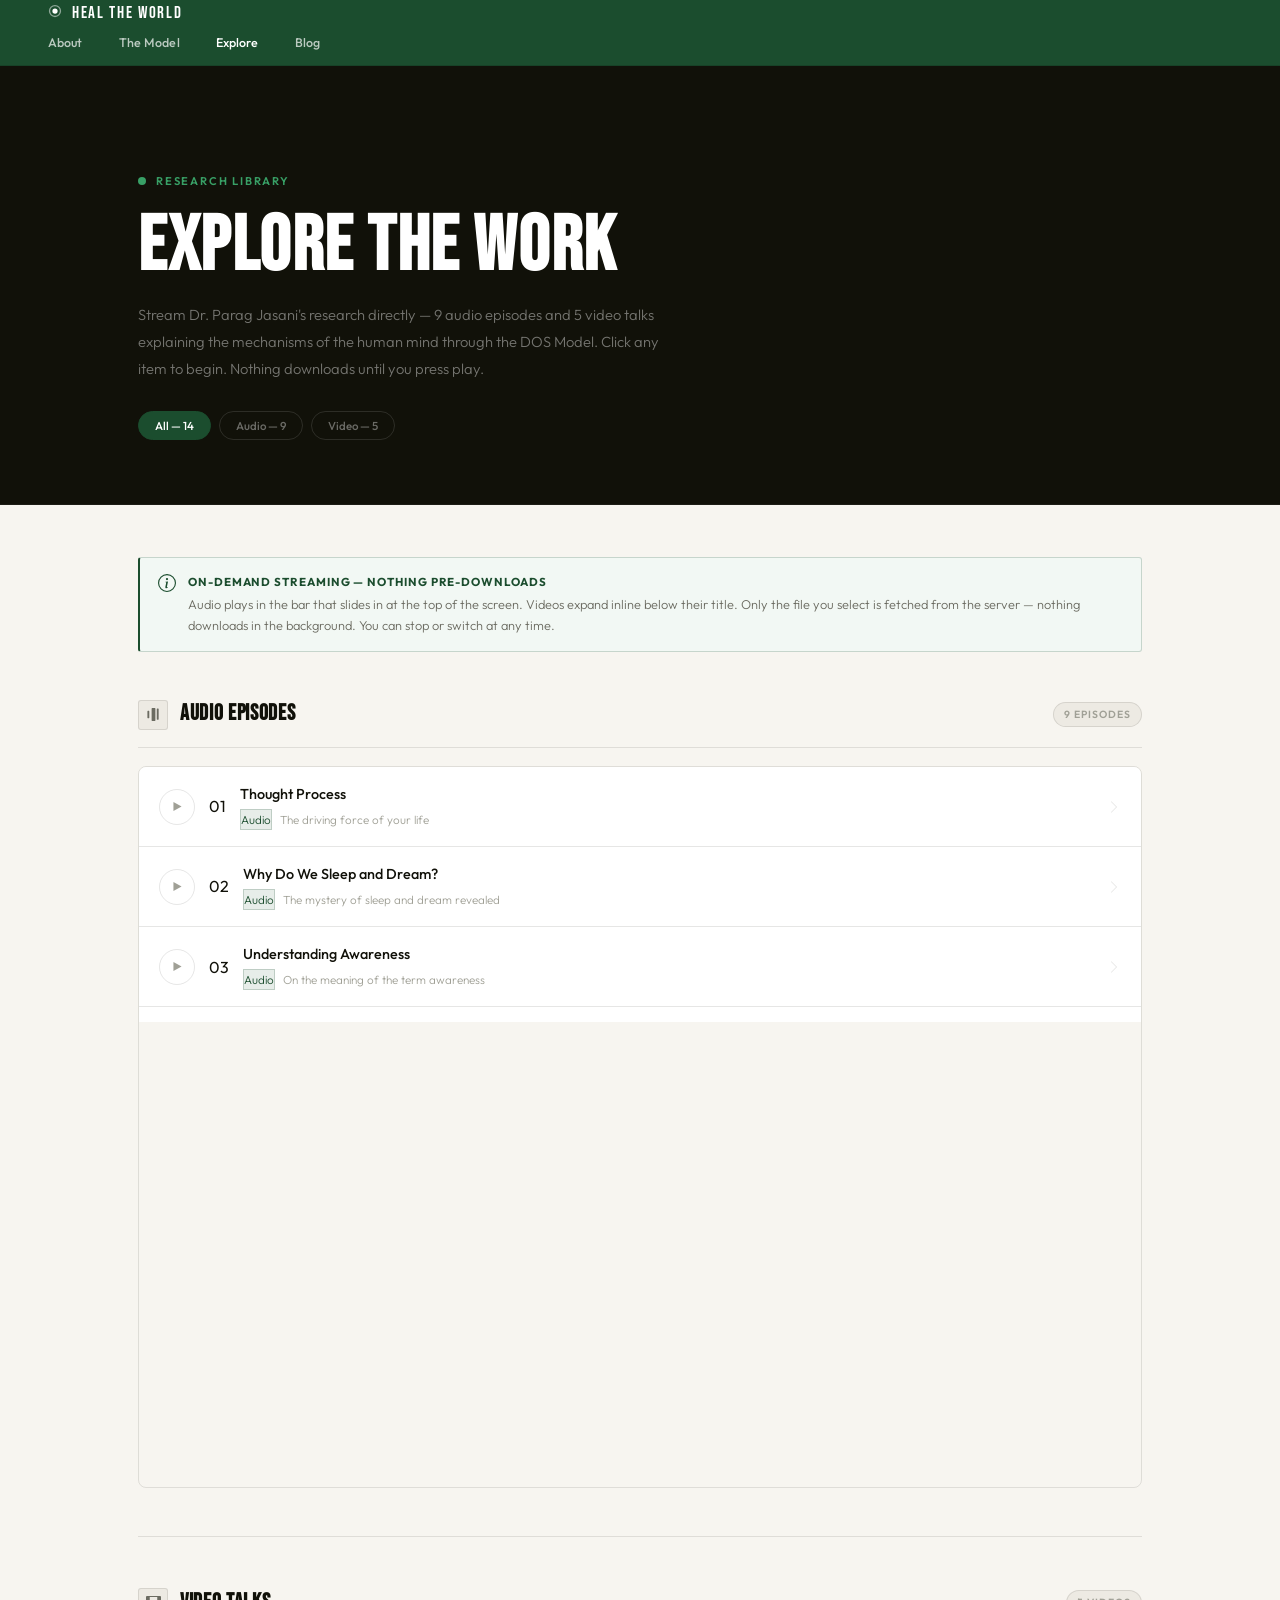
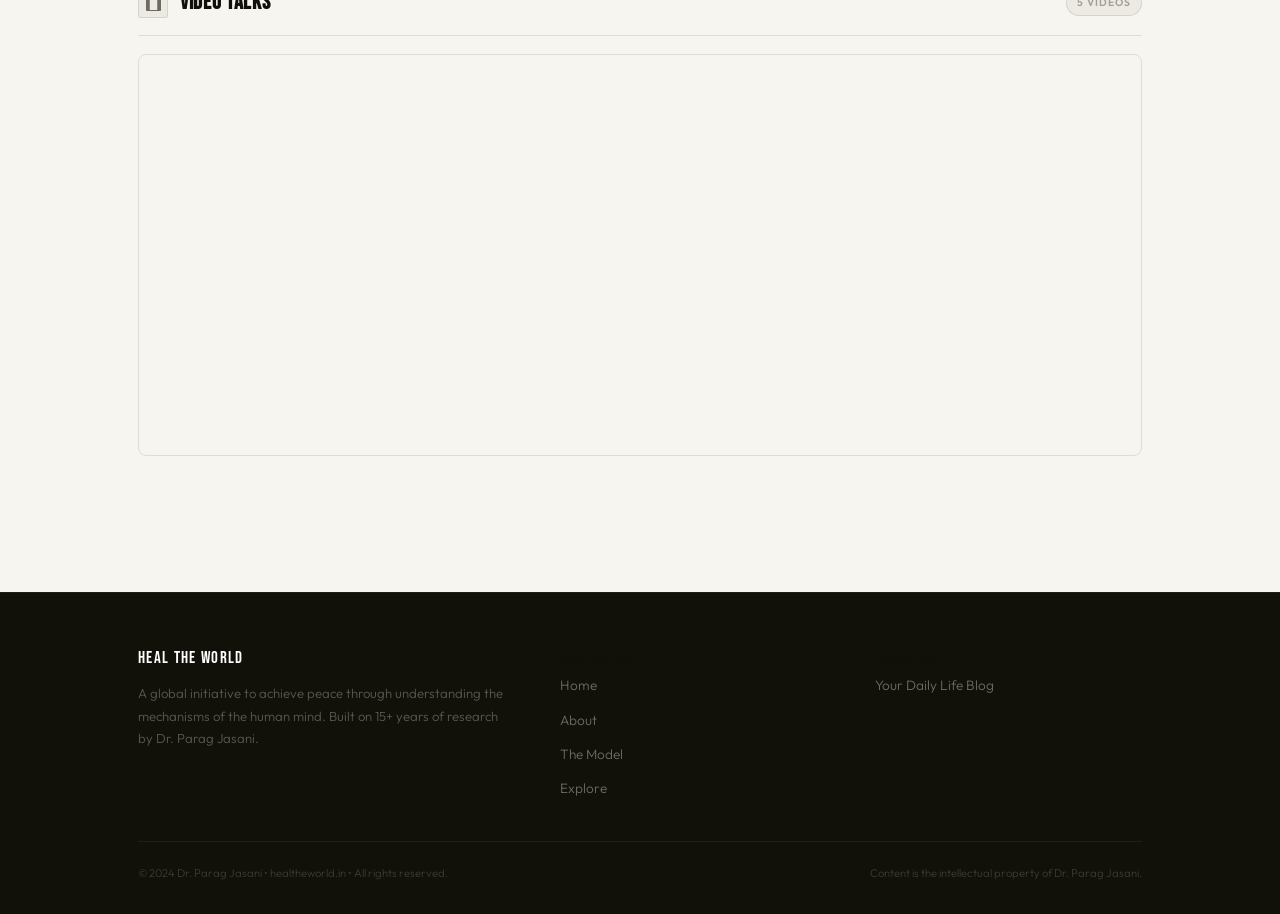
<file: media.html>
<!DOCTYPE html>
<html lang="en">
<head>
  <meta charset="UTF-8" />
  <meta name="viewport" content="width=device-width, initial-scale=1.0" />
  <title>Explore Audio &amp; Video — Dr. Parag Jasani | Heal The World</title>
  <meta name="description" content="Stream Dr. Parag Jasani's research on the human mind — 9 audio episodes and 5 video talks based on the DOS Model. On-demand streaming. Nothing downloads until you press play." />
  <meta name="keywords" content="Parag Jasani audio, DOS Model video, human mind lectures, thought process podcast, meditation science, sleep explained, consciousness, heal the world research" />
  <meta name="author" content="Dr. Parag Jasani" />
  <link rel="canonical" href="https://healtheworld.in/media.html" />
  <meta property="og:type"        content="website" />
  <meta property="og:title"       content="Explore — Audio &amp; Video | Dr. Parag Jasani" />
  <meta property="og:description" content="Stream Dr. Parag Jasani's research on the human mind. 9 audio episodes and 5 video talks — all based on the DOS Model." />
  <meta property="og:url"         content="https://healtheworld.in/media.html" />
  <meta property="og:site_name"   content="Heal The World" />
  <script type="application/ld+json">
  {
    "@context": "https://schema.org",
    "@type": "ItemList",
    "name": "Dr. Parag Jasani — Research Audio & Video",
    "description": "Audio and video content from Dr. Parag Jasani's research on the DOS Model.",
    "url": "https://healtheworld.in/media.html",
    "author": { "@type": "Person", "name": "Parag Jasani", "honorificPrefix": "Dr." },
    "numberOfItems": 14
  }
  </script>
  <link rel="stylesheet" href="styles.css" />
</head>
<body>

<!-- ════════════════════════════════════════
     NAVIGATION
════════════════════════════════════════ -->
<nav class="nav" role="navigation" aria-label="Main navigation">
  <a href="index.html" class="nav__logo">
    <div class="nav__logo-mark" aria-hidden="true">
      <svg width="14" height="14" viewBox="0 0 16 16" fill="currentColor"><circle cx="8" cy="8" r="3"/><path d="M8 1a7 7 0 100 14A7 7 0 008 1zm0 1.5a5.5 5.5 0 110 11 5.5 5.5 0 010-11z" opacity="0.5"/></svg>
    </div>
    Heal The World
  </a>
  <ul class="nav__links" role="list">
    <li><a href="index.html#about" class="nav__link">About</a></li>
    <li><a href="index.html#model" class="nav__link">The Model</a></li>
    <li><a href="media.html"       class="nav__link active">Explore</a></li>
    <li><a href="https://www.yourdailylife.blog/" target="_blank" rel="noopener" class="nav__link">Blog</a></li>
    <li><a href="media.html" class="nav__cta">Start Your Journey</a></li>
  </ul>
</nav>

<!-- ════════════════════════════════════════
     STICKY PLAYER BAR
════════════════════════════════════════ -->
<div class="player-bar" id="player-bar" role="region" aria-label="Audio player" aria-live="polite">
  <div class="player-bar__icon" aria-hidden="true">
    <svg width="14" height="14" viewBox="0 0 16 16" fill="currentColor"><path d="M3 2.5l10 5.5-10 5.5V2.5z"/></svg>
  </div>
  <div class="player-bar__info">
    <div class="player-bar__title" id="player-title">Now Playing</div>
    <div class="player-bar__type"  id="player-type">Audio</div>
  </div>
  <div class="player-bar__controls" id="player-controls"></div>
  <button class="player-bar__close" id="player-close" aria-label="Close player">
    <svg width="14" height="14" viewBox="0 0 16 16" fill="currentColor" aria-hidden="true">
      <path d="M4.646 4.646a.5.5 0 01.708 0L8 7.293l2.646-2.647a.5.5 0 01.708.708L8.707 8l2.647 2.646a.5.5 0 01-.708.708L8 8.707l-2.646 2.647a.5.5 0 01-.708-.708L7.293 8 4.646 5.354a.5.5 0 010-.708z"/>
    </svg>
  </button>
</div>

<!-- ════════════════════════════════════════
     MEDIA HERO
════════════════════════════════════════ -->
<header class="media-hero">
  <div class="container media-hero__inner">
    <div class="media-hero__eyebrow fade-up">
      <svg width="8" height="8" viewBox="0 0 8 8" fill="currentColor" aria-hidden="true"><circle cx="4" cy="4" r="4"/></svg>
      Research Library
    </div>
    <h1 class="media-hero__h1 fade-up">
      Explore the <span>Work</span>
    </h1>
    <p class="media-hero__sub fade-up">
      Stream Dr. Parag Jasani's research directly — 9 audio episodes and 5 video talks
      explaining the mechanisms of the human mind through the DOS Model.
      Click any item to begin. Nothing downloads until you press play.
    </p>
    <div class="media-hero__filters fade-up">
      <button class="filter-btn active" data-filter="all"   aria-pressed="true">All — 14</button>
      <button class="filter-btn"        data-filter="audio" aria-pressed="false">Audio — 9</button>
      <button class="filter-btn"        data-filter="video" aria-pressed="false">Video — 5</button>
    </div>
  </div>
</header>

<!-- ════════════════════════════════════════
     MEDIA CONTENT
════════════════════════════════════════ -->
<main class="media-main">
  <div class="container">

    <!-- Streaming note -->
    <div class="stream-note reveal" role="note">
      <div class="stream-note__icon" aria-hidden="true">
        <svg width="18" height="18" viewBox="0 0 16 16" fill="currentColor">
          <path d="M8 15A7 7 0 108 1a7 7 0 000 14zm0 1A8 8 0 118 0a8 8 0 010 16z"/>
          <path d="M8.93 6.588l-2.29.287-.082.38.45.083c.294.07.352.176.288.469l-.738 3.468c-.194.897.105 1.319.808 1.319.545 0 1.178-.252 1.465-.598l.088-.416c-.2.176-.492.246-.686.246-.275 0-.375-.193-.304-.533L8.93 6.588zM9 4.5a1 1 0 11-2 0 1 1 0 012 0z"/>
        </svg>
      </div>
      <div>
        <div class="stream-note__title">On-demand streaming — nothing pre-downloads</div>
        <p class="stream-note__body">
          Audio plays in the bar that slides in at the top of the screen. Videos expand
          inline below their title. Only the file you select is fetched from the server —
          nothing downloads in the background. You can stop or switch at any time.
        </p>
      </div>
    </div>

    <!-- AUDIO section -->
    <section class="media-section" id="section-audio" aria-labelledby="audio-h2">
      <div class="media-section__head reveal">
        <div class="media-section__icon" aria-hidden="true">
          <svg width="15" height="15" viewBox="0 0 16 16" fill="currentColor">
            <path d="M9.5 1a.5.5 0 01.5.5v13a.5.5 0 01-.5.5h-3a.5.5 0 01-.5-.5v-13a.5.5 0 01.5-.5h3zm-3.5 2h3v10H6V3zm7-1.5a.5.5 0 01.5.5v11a.5.5 0 01-.5.5h-1a.5.5 0 01-.5-.5V2a.5.5 0 01.5-.5h1zM3 4a.5.5 0 01.5.5v7a.5.5 0 01-.5.5H2a.5.5 0 01-.5-.5V4.5A.5.5 0 012 4h1z"/>
          </svg>
        </div>
        <h2 id="audio-h2" class="media-section__title">Audio Episodes</h2>
        <span class="media-section__count">9 episodes</span>
      </div>
      <div class="media-list" id="audio-list" role="list" aria-label="Audio episodes">
        <!-- Built by main.js -->
      </div>
    </section>

    <!-- VIDEO section -->
    <section class="media-section" id="section-video" aria-labelledby="video-h2">
      <div class="media-section__head reveal">
        <div class="media-section__icon" aria-hidden="true">
          <svg width="15" height="15" viewBox="0 0 16 16" fill="currentColor">
            <path d="M0 1a1 1 0 011-1h14a1 1 0 011 1v14a1 1 0 01-1 1H1a1 1 0 01-1-1V1zm4 0v14h8V1H4zm-3 1h2v2H1V2zm0 4h2v2H1V6zm0 4h2v2H1v-2zm12-8h2v2h-2V2zm0 4h2v2h-2V6zm0 4h2v2h-2v-2z"/>
          </svg>
        </div>
        <h2 id="video-h2" class="media-section__title">Video Talks</h2>
        <span class="media-section__count">5 videos</span>
      </div>
      <div class="media-list" id="video-list" role="list" aria-label="Video talks">
        <!-- Built by main.js -->
      </div>
    </section>

  </div>
</main>

<!-- ════════════════════════════════════════
     FOOTER
════════════════════════════════════════ -->
<footer class="footer" role="contentinfo">
  <div class="container">
    <div class="footer__top">
      <div>
        <div class="footer__brand">Heal The <span>World</span></div>
        <p class="footer__tagline">
          A global initiative to achieve peace through understanding the mechanisms
          of the human mind. Built on 15+ years of research by Dr. Parag Jasani.
        </p>
      </div>
      <div>
        <div class="footer__col-title">Navigation</div>
        <ul class="footer__links" role="list">
          <li><a href="index.html"       class="footer__link">Home</a></li>
          <li><a href="index.html#about" class="footer__link">About</a></li>
          <li><a href="index.html#model" class="footer__link">The Model</a></li>
          <li><a href="media.html"       class="footer__link">Explore</a></li>
        </ul>
      </div>
      <div>
        <div class="footer__col-title">External</div>
        <ul class="footer__links" role="list">
          <li><a href="https://www.yourdailylife.blog/" target="_blank" rel="noopener" class="footer__link">Your Daily Life Blog</a></li>
        </ul>
      </div>
    </div>
    <div class="footer__bottom">
      <p class="footer__copy">&copy; 2024 Dr. Parag Jasani &bull; healtheworld.in &bull; All rights reserved.</p>
      <p class="footer__copy">Content is the intellectual property of Dr. Parag Jasani.</p>
    </div>
  </div>
</footer>

<script src="main.js"></script>
<script>
  // Filter pills
  (function() {
    document.querySelectorAll('.filter-btn').forEach(function(btn) {
      btn.addEventListener('click', function() {
        document.querySelectorAll('.filter-btn').forEach(function(b) {
          b.classList.remove('active');
          b.setAttribute('aria-pressed', 'false');
        });
        this.classList.add('active');
        this.setAttribute('aria-pressed', 'true');
        var f = this.dataset.filter;
        document.getElementById('section-audio').style.display = (f === 'video') ? 'none' : '';
        document.getElementById('section-video').style.display = (f === 'audio') ? 'none' : '';
      });
    });
  })();
</script>
</body>
</html>
</file>
<file: styles.css>
/* ============================================================
   healtheworld.in — Dr. Parag Jasani
   Design  : Research Institute — green & white
   Fonts   : Bebas Neue (display) · Outfit (body)
   Palette : Forest Green · Near-Black · Warm White
   ============================================================ */

@import url('https://fonts.googleapis.com/css2?family=Bebas+Neue&family=Outfit:wght@300;400;500;600;700&display=swap');

/* ── Variables ─────────────────────────────────────────── */
:root {
  --green:        #1B4D2E;
  --green-mid:    #2B7348;
  --green-bright: #38A066;
  --green-pale:   #E8F2EC;
  --green-tint:   #F2F8F4;
  --green-dim:    rgba(27,77,46,0.1);

  --bg:           #F7F5F0;
  --bg-2:         #EDEAE3;
  --bg-dark:      #111109;
  --bg-dark-2:    #1A1A15;

  --text:         #111109;
  --text-2:       #3D3D35;
  --text-muted:   #6B6B61;
  --text-dim:     #A0A096;
  --white:        #FFFFFF;

  --border:       rgba(17,17,9,0.1);
  --border-green: rgba(27,77,46,0.2);

  --font-d: 'Bebas Neue', 'Impact', sans-serif;
  --font-b: 'Outfit', 'Helvetica Neue', sans-serif;

  --r:  3px;
  --rl: 8px;
  --t:  0.22s ease;
}

/* ── Reset ─────────────────────────────────────────────── */
*, *::before, *::after { box-sizing: border-box; margin: 0; padding: 0; }
html { scroll-behavior: smooth; }
body {
  background: var(--bg);
  color: var(--text);
  font-family: var(--font-b);
  font-weight: 400;
  line-height: 1.65;
  overflow-x: hidden;
  -webkit-font-smoothing: antialiased;
}
img { max-width: 100%; display: block; }
a { color: inherit; text-decoration: none; }
ul { list-style: none; }

.container {
  max-width: 1100px;
  margin: 0 auto;
  padding: 0 48px;
}

/* ── NAVIGATION ────────────────────────────────────────── */
.nav {
  position: fixed;
  top: 0; left: 0; right: 0;
  z-index: 900;
  height: 66px;
  background: var(--green);
  border-bottom: 1px solid rgba(0,0,0,0.15);
  padding: 0 48px;
}

.nav__inner {
  width: 100%;
  max-width: 1100px;
  margin: 0 auto;
  height: 100%;
  display: flex;
  align-items: center;
  justify-content: space-between;
}

.nav__logo {
  font-family: var(--font-d);
  font-size: 1.05rem;
  letter-spacing: 0.1em;
  color: var(--white);
  display: flex;
  align-items: center;
  gap: 10px;
}

.nav__logo-line {
  display: block;
  width: 18px;
  height: 2px;
  background: var(--green-bright);
  flex-shrink: 0;
}

.nav__links {
  display: flex;
  align-items: center;
  gap: 36px;
}

.nav__link {
  font-family: var(--font-b);
  font-size: 0.78rem;
  font-weight: 500;
  color: rgba(255,255,255,0.7);
  letter-spacing: 0.01em;
  transition: color var(--t);
}

.nav__link:hover,
.nav__link.active { color: var(--white); }

.nav__visitors {
  display: flex;
  align-items: center;
  gap: 5px;
  font-family: var(--font-b);
  font-size: 0.75rem;
  font-weight: 500;
  color: rgba(255,255,255,0.55);
  padding-right: 12px;
  border-right: 1px solid rgba(255,255,255,0.15);
  letter-spacing: 0.02em;
}

.nav__cta { display: none; }

/* ── BUTTONS ───────────────────────────────────────────── */
.btn {
  display: inline-flex;
  align-items: center;
  gap: 7px;
  font-family: var(--font-b);
  font-size: 0.82rem;
  font-weight: 600;
  padding: 12px 24px;
  border-radius: var(--r);
  cursor: pointer;
  border: none;
  transition: all var(--t);
}

.btn--green {
  background: var(--green);
  color: var(--white);
}
.btn--green:hover { background: var(--green-mid); transform: translateY(-1px); }

.btn--dark-outline {
  background: transparent;
  color: var(--text-2);
  border: 1px solid rgba(17,17,9,0.2);
}
.btn--dark-outline:hover { border-color: var(--green); color: var(--green); transform: translateY(-1px); }

.btn--white-outline {
  background: transparent;
  color: rgba(255,255,255,0.75);
  border: 1px solid rgba(255,255,255,0.2);
}
.btn--white-outline:hover { border-color: rgba(255,255,255,0.55); color: var(--white); }

/* ── HERO ─────────────────────────────────────────────── */
.hero {
  background: var(--bg);
  padding: 94px 0 80px;
  border-bottom: 1px solid var(--border);
}

.hero__grid {
  display: flex;
  flex-direction: column;
  align-items: center;
  gap: 52px;
}

.hero__eyebrow {
  display: flex;
  align-items: center;
  justify-content: center;
  gap: 12px;
  font-family: var(--font-b);
  font-size: 0.7rem;
  font-weight: 600;
  letter-spacing: 0.16em;
  text-transform: uppercase;
  color: var(--green);
  margin-bottom: 20px;
}

.hero__eyebrow-line {
  display: block;
  width: 22px;
  height: 1px;
  background: var(--green);
  flex-shrink: 0;
}

.hero__h1 {
  font-family: var(--font-d);
  font-size: clamp(3rem, 5vw, 6rem);
  line-height: 0.97;
  color: var(--text);
  margin-bottom: 16px;
  letter-spacing: 0.01em;
  text-align: center;
}

.hero__h1 em {
  font-style: normal;
  color: var(--green);
}

.hero__tagline {
  font-family: var(--font-d);
  font-size: 1rem;
  letter-spacing: 0.28em;
  text-transform: uppercase;
  color: var(--text-dim);
  margin-bottom: 18px;
  text-align: center;
}

.hero__support {
  font-size: 0.95rem;
  font-weight: 300;
  color: var(--text-2);
  line-height: 1.85;
  margin-bottom: 36px;
  max-width: 560px;
  margin-left: auto;
  margin-right: auto;
  text-align: center;
}

.hero__trust {
  padding-top: 28px;
  border-top: 1px solid var(--border);
  display: flex;
  justify-content: center;
  gap: 0;
  flex-wrap: wrap;
  margin-bottom: 32px;
}

.hero__trust-item {
  font-size: 0.73rem;
  font-weight: 400;
  color: var(--text-muted);
  padding-right: 20px;
  margin-right: 20px;
  border-right: 1px solid var(--border);
  line-height: 1.5;
}

.hero__trust-item:last-child { border-right: none; margin-right: 0; padding-right: 0; }

.hero__scroll {
  display: flex;
  justify-content: center;
  align-items: center;
  gap: 8px;
  font-family: var(--font-b);
  font-size: 0.68rem;
  font-weight: 500;
  letter-spacing: 0.12em;
  text-transform: uppercase;
  color: var(--text-dim);
  cursor: pointer;
  transition: color var(--t);
}
.hero__scroll:hover { color: var(--green); }
.hero__scroll-icon  { animation: nudge 2.4s ease infinite; }

@keyframes nudge {
  0%, 100% { transform: translateY(0); }
  55%       { transform: translateY(5px); }
}

/* ── HERO VIDEO PLAYER ─────────────────────────────────── */
.hero__video-wrap {
  width: 100%;
  display: flex;
  flex-direction: column;
  gap: 12px;
}

.hero__video-frame {
  position: relative;
  width: 100%;
  aspect-ratio: 16 / 9;
  background: var(--bg-dark);
  border-radius: var(--rl);
  overflow: hidden;
  border: 1px solid var(--border);
  box-shadow: 0 12px 56px rgba(17,17,9,0.13);
}

.hero__video-frame video {
  width: 100%;
  height: 100%;
  display: block;
  flex-shrink: 0;
  object-fit: contain;
  object-position: left center;
  accent-color: var(--green);
}

.hero__video-caption {
  font-family: var(--font-b);
  font-size: 0.72rem;
  font-weight: 400;
  color: var(--text-dim);
  letter-spacing: 0.04em;
  text-align: left;
  padding-left: 2px;
}

/* ── HERO TEXT (below video) ───────────────────────────── */
.hero__text {
  width: 100%;
  max-width: 720px;
  text-align: center;
}

/* ── SECTION UTILITIES ─────────────────────────────────── */
.s-eyebrow {
  font-family: var(--font-b);
  font-size: 0.7rem;
  font-weight: 600;
  letter-spacing: 0.16em;
  text-transform: uppercase;
  color: var(--green);
  margin-bottom: 12px;
}

.s-title {
  font-family: var(--font-d);
  font-size: clamp(2.2rem, 3.5vw, 3.6rem);
  line-height: 1.0;
  letter-spacing: 0.02em;
  color: var(--text);
  margin-bottom: 14px;
  text-transform: uppercase;
}

.s-title--white { color: var(--white); }

.s-body {
  font-size: 0.95rem;
  font-weight: 300;
  color: var(--text-muted);
  max-width: 520px;
  line-height: 1.85;
}

.s-body--white { color: rgba(255,255,255,0.42); }

/* ── ABOUT ─────────────────────────────────────────────── */
.about {
  padding: 104px 0;
  background: var(--bg);
  border-bottom: 1px solid var(--border);
}

.about__grid {
  display: grid;
  grid-template-columns: 300px 1fr;
  gap: 72px;
  align-items: start;
}

.about__left { position: sticky; top: 66px; }

.about__panel {
  background: var(--bg-dark);
  border-radius: var(--rl);
  overflow: hidden;
}

.about__panel-top {
  padding: 28px 24px 24px;
  border-bottom: 1px solid rgba(255,255,255,0.06);
}

.about__panel-initials {
  font-family: var(--font-d);
  font-size: 2.8rem;
  color: rgba(255,255,255,0.05);
  line-height: 1;
  margin-bottom: 18px;
  letter-spacing: 0.04em;
}

.about__panel-name {
  font-family: var(--font-d);
  font-size: 1.2rem;
  letter-spacing: 0.04em;
  color: var(--white);
  margin-bottom: 4px;
}

.about__panel-role {
  font-family: var(--font-b);
  font-size: 0.68rem;
  font-weight: 500;
  letter-spacing: 0.1em;
  text-transform: uppercase;
  color: var(--green-bright);
}

.about__panel-stats { display: grid; grid-template-columns: 1fr 1fr; }

.about__stat {
  padding: 18px;
  border-right: 1px solid rgba(255,255,255,0.05);
  border-bottom: 1px solid rgba(255,255,255,0.05);
}
.about__stat:nth-child(even)      { border-right: none; }
.about__stat:nth-last-child(-n+2) { border-bottom: none; }

.about__stat-n {
  font-family: var(--font-d);
  font-size: 1.5rem;
  color: var(--green-bright);
  line-height: 1;
  letter-spacing: 0.03em;
  margin-bottom: 3px;
}

.about__stat-l {
  font-family: var(--font-b);
  font-size: 0.65rem;
  font-weight: 500;
  letter-spacing: 0.1em;
  text-transform: uppercase;
  color: rgba(255,255,255,0.28);
}

.about__content .s-title { margin-bottom: 24px; }

.about__body p {
  font-size: 0.95rem;
  font-weight: 300;
  color: var(--text-2);
  line-height: 1.9;
  margin-bottom: 16px;
}

.about__body p:first-child { font-size: 1rem; font-weight: 400; color: var(--text); }
.about__body strong { font-weight: 600; color: var(--green); }
.about__body em { font-style: italic; }

.about__actions { margin-top: 28px; display: flex; gap: 10px; flex-wrap: wrap; }

/* ── THE MODEL ─────────────────────────────────────────── */
.model {
  padding: 104px 0;
  background: var(--bg-2);
  border-top: 1px solid var(--border);
  border-bottom: 1px solid var(--border);
}

.model__intro { max-width: 580px; margin-bottom: 48px; }

.model__list {
  display: grid;
  grid-template-columns: 1fr 1fr;
  gap: 1px;
  background: var(--border);
  border: 1px solid var(--border);
  border-radius: var(--rl);
  overflow: hidden;
}

.model__item {
  background: var(--bg);
  padding: 32px 28px;
  transition: background var(--t);
  border-left: 2px solid transparent;
}

.model__item:hover { background: var(--green-tint); border-left-color: var(--green); }

.model__item-n {
  font-family: var(--font-b);
  font-size: 0.68rem;
  font-weight: 700;
  letter-spacing: 0.16em;
  text-transform: uppercase;
  color: var(--green);
  margin-bottom: 12px;
}

.model__item-title {
  font-family: var(--font-d);
  font-size: 1.1rem;
  letter-spacing: 0.03em;
  color: var(--text);
  margin-bottom: 10px;
  text-transform: uppercase;
}

.model__item-body {
  font-size: 0.88rem;
  font-weight: 300;
  color: var(--text-muted);
  line-height: 1.85;
}

/* ── RESEARCH TOPICS ───────────────────────────────────── */
.topics {
  padding: 104px 0;
  background: var(--bg-dark);
}

.topics__head { margin-bottom: 44px; }

.topics__list {
  display: grid;
  grid-template-columns: 1fr 1fr;
  border: 1px solid rgba(255,255,255,0.06);
  border-radius: var(--rl);
  overflow: hidden;
}

.topic-item {
  padding: 20px 22px;
  border-bottom: 1px solid rgba(255,255,255,0.05);
  border-right: 1px solid rgba(255,255,255,0.05);
  display: flex;
  align-items: baseline;
  gap: 14px;
  transition: background var(--t);
}

.topic-item:nth-child(even)      { border-right: none; }
.topic-item:nth-last-child(-n+2) { border-bottom: none; }
.topic-item:hover                { background: rgba(255,255,255,0.02); }

.topic-item__n {
  font-family: var(--font-d);
  font-size: 0.72rem;
  letter-spacing: 0.08em;
  color: var(--green-bright);
  min-width: 24px;
  flex-shrink: 0;
}

.topic-item__title {
  font-family: var(--font-b);
  font-size: 0.9rem;
  font-weight: 500;
  color: rgba(255,255,255,0.7);
  margin-bottom: 2px;
}

.topic-item__sub {
  font-size: 0.74rem;
  font-weight: 300;
  color: rgba(255,255,255,0.28);
  line-height: 1.5;
}

/* ── HEAL THE WORLD ────────────────────────────────────── */
.heal {
  padding: 112px 0;
  background: var(--green);
  position: relative;
  overflow: hidden;
}

.heal::before {
  content: 'HTW';
  position: absolute;
  right: -20px;
  top: 50%;
  transform: translateY(-50%);
  font-family: var(--font-d);
  font-size: 26vw;
  line-height: 1;
  color: rgba(255,255,255,0.04);
  pointer-events: none;
  user-select: none;
  letter-spacing: -0.02em;
}

.heal__inner { position: relative; z-index: 1; max-width: 720px; }

.heal .s-eyebrow { color: rgba(255,255,255,0.5); }
.heal .s-title   { color: var(--white); margin-bottom: 0; }

.heal__rule {
  width: 32px;
  height: 2px;
  background: rgba(255,255,255,0.35);
  margin: 24px 0 28px;
}

.heal__quote {
  font-family: var(--font-d);
  font-size: clamp(1.2rem, 2vw, 1.7rem);
  letter-spacing: 0.02em;
  color: rgba(255,255,255,0.9);
  line-height: 1.4;
  max-width: 600px;
  margin-bottom: 28px;
  padding-left: 18px;
  border-left: 2px solid rgba(255,255,255,0.3);
  text-transform: uppercase;
}

.heal__body {
  font-size: 0.95rem;
  font-weight: 300;
  color: rgba(255,255,255,0.65);
  line-height: 1.9;
  margin-bottom: 14px;
  max-width: 620px;
}

.heal__body strong { font-weight: 600; color: var(--white); }

.heal__actions { margin-top: 32px; display: flex; gap: 10px; flex-wrap: wrap; }

.heal .btn--dark-outline {
  background: var(--white);
  color: var(--green);
  border: none;
}
.heal .btn--dark-outline:hover { background: var(--green-pale); transform: translateY(-1px); }

/* ── FOOTER ────────────────────────────────────────────── */
.footer {
  background: var(--bg-dark);
  padding: 52px 0 32px;
  border-top: 1px solid rgba(255,255,255,0.05);
}

.footer__top {
  display: grid;
  grid-template-columns: 1.4fr 1fr 1fr;
  gap: 48px;
  padding-bottom: 40px;
  border-bottom: 1px solid rgba(255,255,255,0.06);
}

.footer__brand-line { display: block; width: 18px; height: 2px; background: var(--green-bright); margin-bottom: 10px; }

.footer__brand {
  font-family: var(--font-d);
  font-size: 1.05rem;
  letter-spacing: 0.08em;
  color: var(--white);
  margin-bottom: 10px;
}

.footer__tagline { font-size: 0.82rem; font-weight: 300; color: rgba(255,255,255,0.3); line-height: 1.7; }

.footer__col-label {
  font-size: 0.65rem;
  font-weight: 600;
  letter-spacing: 0.16em;
  text-transform: uppercase;
  color: rgba(255,255,255,0.22);
  margin-bottom: 14px;
}

.footer__links { display: flex; flex-direction: column; gap: 8px; }

.footer__link { font-size: 0.85rem; font-weight: 300; color: rgba(255,255,255,0.38); transition: color var(--t); }
.footer__link:hover { color: var(--green-bright); }

.footer__bottom { padding-top: 22px; display: flex; justify-content: space-between; flex-wrap: wrap; gap: 6px; }
.footer__copy   { font-size: 0.7rem; font-weight: 300; color: rgba(255,255,255,0.18); }

/* ══════════════════════════════════════════════════════════
   MEDIA PAGE (kept but not linked from homepage)
══════════════════════════════════════════════════════════ */

.media-hero {
  background: var(--bg-dark);
  padding: 110px 0 64px;
  border-bottom: 1px solid rgba(255,255,255,0.05);
}

.media-hero__eyebrow { display: flex; align-items: center; gap: 10px; font-size: 0.7rem; font-weight: 600; letter-spacing: 0.16em; text-transform: uppercase; color: var(--green-bright); margin-bottom: 20px; }
.media-hero__eyebrow-line { width: 20px; height: 1px; background: var(--green-bright); flex-shrink: 0; }
.media-hero__h1 { font-family: var(--font-d); font-size: clamp(3rem, 6vw, 6rem); line-height: 0.97; letter-spacing: 0.02em; color: var(--white); margin-bottom: 16px; text-transform: uppercase; }
.media-hero__h1 em { font-style: normal; color: var(--green-bright); }
.media-hero__sub { font-size: 0.92rem; font-weight: 300; color: rgba(255,255,255,0.42); max-width: 540px; line-height: 1.85; }
.media-hero__filters { display: flex; gap: 8px; margin-top: 28px; flex-wrap: wrap; }

.player-bar { position: sticky; top: 66px; z-index: 800; height: 62px; padding: 0 48px; background: var(--bg-dark-2); border-bottom: 2px solid var(--green); display: flex; align-items: center; gap: 16px; transform: translateY(-100%); opacity: 0; transition: transform 0.28s ease, opacity 0.28s ease; pointer-events: none; }
.player-bar.visible { transform: translateY(0); opacity: 1; pointer-events: all; }
.player-bar__icon { width: 34px; height: 34px; background: var(--green); border-radius: var(--r); display: flex; align-items: center; justify-content: center; color: var(--white); flex-shrink: 0; }
.player-bar__info { flex: 0 0 180px; min-width: 0; }
.player-bar__title { font-family: var(--font-d); font-size: 0.88rem; letter-spacing: 0.04em; color: var(--white); white-space: nowrap; overflow: hidden; text-overflow: ellipsis; }
.player-bar__type { font-size: 0.62rem; font-weight: 600; letter-spacing: 0.12em; text-transform: uppercase; color: var(--green-bright); }
.player-bar__controls { flex: 1; min-width: 0; display: flex; align-items: center; }
.player-bar__controls audio { width: 100%; height: 30px; accent-color: var(--green-bright); }
.player-bar__close { width: 30px; height: 30px; background: transparent; border: 1px solid rgba(255,255,255,0.08); border-radius: var(--r); color: rgba(255,255,255,0.35); cursor: pointer; display: flex; align-items: center; justify-content: center; flex-shrink: 0; transition: all var(--t); }
.player-bar__close:hover { border-color: var(--green-bright); color: var(--green-bright); }

.filter-btn { padding: 6px 16px; font-family: var(--font-b); font-size: 0.72rem; font-weight: 500; border-radius: 999px; border: 1px solid rgba(255,255,255,0.12); background: transparent; color: rgba(255,255,255,0.38); cursor: pointer; transition: all var(--t); }
.filter-btn:hover  { border-color: rgba(255,255,255,0.3); color: rgba(255,255,255,0.7); }
.filter-btn.active { background: var(--green); border-color: var(--green); color: var(--white); }

.media-main { padding: 52px 0 88px; background: var(--bg); }

.stream-note { background: var(--green-tint); border: 1px solid var(--border-green); border-left: 2px solid var(--green); border-radius: var(--r); padding: 14px 18px; display: flex; gap: 12px; align-items: flex-start; margin-bottom: 44px; }
.stream-note__icon  { color: var(--green); flex-shrink: 0; margin-top: 1px; }
.stream-note__title { font-size: 0.72rem; font-weight: 700; letter-spacing: 0.08em; text-transform: uppercase; color: var(--green); margin-bottom: 3px; }
.stream-note__body  { font-size: 0.8rem; font-weight: 300; color: var(--text-muted); line-height: 1.7; }

.media-section { padding: 0 0 48px; }
.media-section + .media-section { border-top: 1px solid var(--border); padding-top: 48px; }

.media-section__head { display: flex; align-items: center; gap: 12px; margin-bottom: 18px; padding-bottom: 14px; border-bottom: 1px solid var(--border); }
.media-section__icon { width: 30px; height: 30px; background: var(--bg-2); border: 1px solid var(--border); border-radius: var(--r); display: flex; align-items: center; justify-content: center; color: var(--text-muted); flex-shrink: 0; }
.media-section__title { font-family: var(--font-d); font-size: 1.4rem; letter-spacing: 0.03em; color: var(--text); text-transform: uppercase; }
.media-section__count { margin-left: auto; font-size: 0.65rem; font-weight: 600; letter-spacing: 0.1em; text-transform: uppercase; color: var(--text-dim); background: var(--bg-2); border: 1px solid var(--border); padding: 3px 10px; border-radius: 999px; }

.media-list { display: flex; flex-direction: column; border: 1px solid var(--border); border-radius: var(--rl); overflow: hidden; }
.media-item { background: var(--white); border-bottom: 1px solid var(--border); padding: 16px 20px; display: flex; align-items: center; gap: 14px; cursor: pointer; transition: background var(--t); position: relative; }
.media-item:last-child { border-bottom: none; }
.media-item:hover   { background: var(--green-tint); }
.media-item.playing { background: var(--green-pale); border-left: 2px solid var(--green); padding-left: 18px; }
.media-item__btn { width: 36px; height: 36px; border-radius: 50%; border: 1px solid var(--border); display: flex; align-items: center; justify-content: center; color: var(--text-dim); flex-shrink: 0; transition: all var(--t); }
.media-item:hover .media-item__btn,
.media-item.playing .media-item__btn { border-color: var(--green); background: var(--green); color: var(--white); }
.media-item__n    { font-family: var(--font-d); font-size: 0.75rem; color: var(--text-dim); min-width: 22px; text-align: right; flex-shrink: 0; }
.media-item__info { flex: 1; min-width: 0; }
.media-item__title{ font-size: 0.9rem; font-weight: 500; color: var(--text); margin-bottom: 2px; }
.media-item__meta { display: flex; align-items: center; gap: 8px; font-size: 0.73rem; font-weight: 300; color: var(--text-dim); }
.badge       { font-size: 0.58rem; font-weight: 700; letter-spacing: 0.1em; text-transform: uppercase; padding: 2px 6px; border-radius: 2px; }
.badge-audio { background: var(--green-dim); color: var(--green); border: 1px solid var(--border-green); }
.badge-video { background: var(--bg-2); color: var(--text-muted); border: 1px solid var(--border); }
.media-item__arrow { color: var(--border); flex-shrink: 0; transition: transform var(--t), color var(--t); }
.media-item:hover .media-item__arrow { transform: translateX(3px); color: var(--green); }
.media-item__player { display: none; width: 100%; padding-top: 14px; margin-top: 4px; }
.media-item__player.open { display: block; }
.media-item__player video { width: 100%; max-height: 400px; border-radius: var(--r); background: #000; display: block; accent-color: var(--green-bright); }

/* ── ANIMATIONS ────────────────────────────────────────── */
.fade-up { opacity: 0; transform: translateY(14px); animation: fu 0.55s ease forwards; }
@keyframes fu { to { opacity: 1; transform: none; } }
.fade-up:nth-child(1) { animation-delay: 0.05s; }
.fade-up:nth-child(2) { animation-delay: 0.11s; }
.fade-up:nth-child(3) { animation-delay: 0.17s; }
.fade-up:nth-child(4) { animation-delay: 0.23s; }
.fade-up:nth-child(5) { animation-delay: 0.29s; }
.fade-up:nth-child(6) { animation-delay: 0.35s; }

.reveal { opacity: 0; transform: translateY(12px); transition: opacity 0.55s ease, transform 0.55s ease; }
.reveal.in-view { opacity: 1; transform: none; }

/* ── RESPONSIVE ────────────────────────────────────────── */
@media (max-width: 960px) {
  .hero__grid   { gap: 36px; }
  .hero__trust  { flex-direction: column; gap: 10px; align-items: center; }
  .hero__trust-item { border-right: none; margin-right: 0; padding-right: 0; border-bottom: 1px solid var(--border); padding-bottom: 10px; text-align: center; }
  .hero__trust-item:last-child { border-bottom: none; padding-bottom: 0; }
  .nav__visitors { display: none; }
  .about__grid  { grid-template-columns: 1fr; gap: 36px; }
  .about__left  { position: static; }
  .model__list  { grid-template-columns: 1fr; }
  .topics__list { grid-template-columns: 1fr; }
  .topic-item   { border-right: none; }
  .topic-item:nth-last-child(-n+2) { border-bottom: 1px solid rgba(255,255,255,0.05); }
  .topic-item:last-child           { border-bottom: none; }
  .footer__top  { grid-template-columns: 1fr; gap: 28px; }
  .heal::before { display: none; }
}

@media (max-width: 600px) {
  .container { padding: 0 20px; }
  .nav { padding: 0 20px; }
  .player-bar { padding: 0 20px; gap: 10px; }
  .player-bar__info { flex: 0 0 100px; }
  .nav__links { gap: 18px; }
  .footer__bottom { flex-direction: column; }
}

/* ── Nav logo image ─────────────────────────────────────── */
.nav__logo-img {
  width: 111px;  /* 74px × 1.5 */
  height: 52px;

  display: block;
  flex-shrink: 0;
  object-fit: contain;
  object-position: left center;
}
</file>
